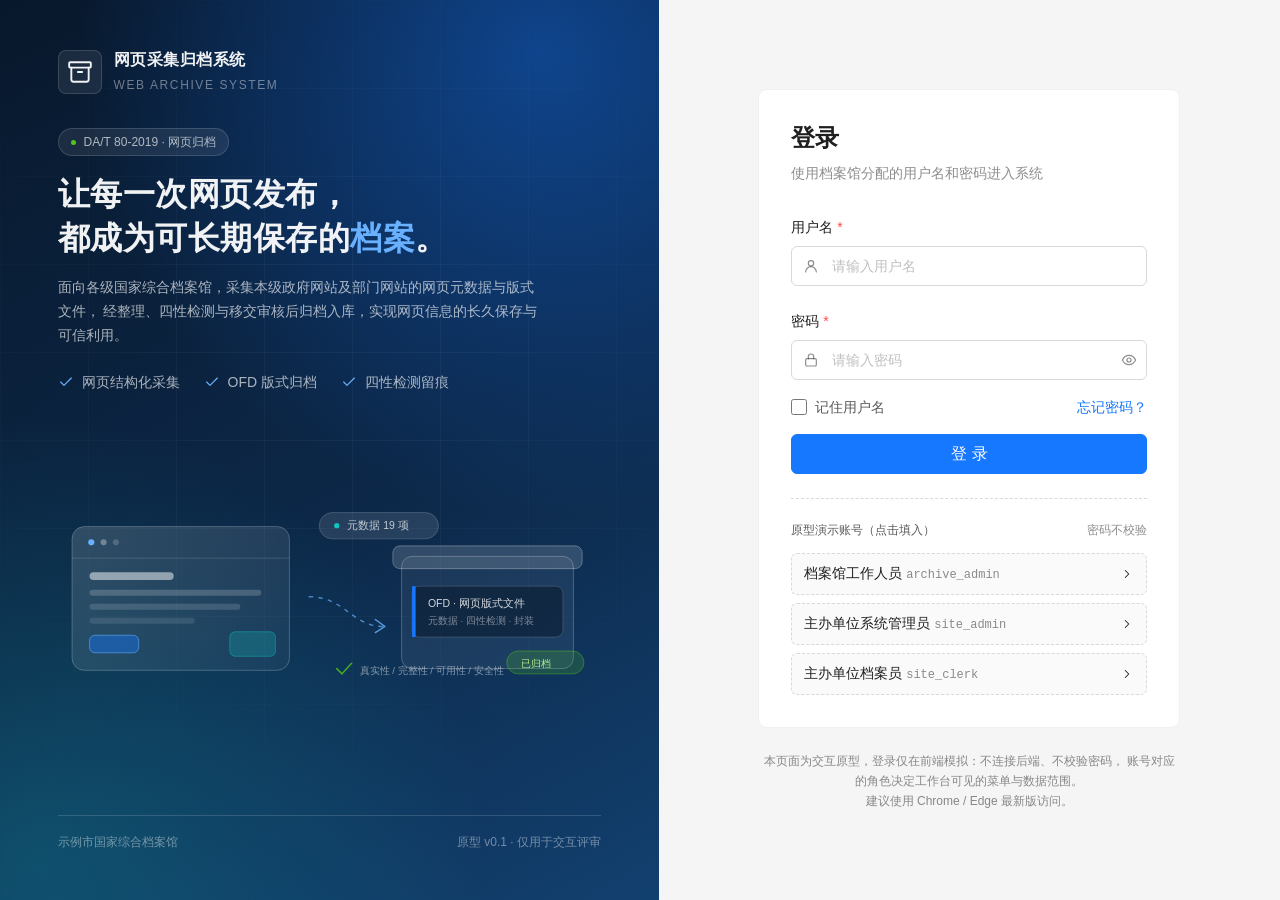
<file: index.html>
<!DOCTYPE html>
<html lang="zh-CN">
  <head>
    <meta charset="utf-8" />
    <meta name="viewport" content="width=device-width, initial-scale=1" />
    <title>登录 · 网页采集归档系统</title>
    <meta
      name="description"
      content="网页采集归档系统登录页原型（PROTOTYPE — 非生产实现）"
    />
    <link
      rel="icon"
      href="data:image/svg+xml,%3Csvg xmlns='http://www.w3.org/2000/svg' viewBox='0 0 24 24' fill='none' stroke='%231677ff' stroke-width='2' stroke-linecap='round' stroke-linejoin='round'%3E%3Crect x='2' y='3' width='20' height='5' rx='1'/%3E%3Cpath d='M4 8v11a2 2 0 0 0 2 2h12a2 2 0 0 0 2-2V8M10 12h4'/%3E%3C/svg%3E"
    />
    <link rel="stylesheet" href="assets/css/tokens.css" />
    <link rel="stylesheet" href="assets/css/base.css" />
    <link rel="stylesheet" href="assets/css/components.css" />
    <link rel="stylesheet" href="assets/css/layout.css" />
    <link rel="stylesheet" href="assets/css/pages.css" />
  </head>
  <body class="login-page">
    <svg width="0" height="0" style="position: absolute" aria-hidden="true" focusable="false">
      <defs>
        <symbol id="icon-archive" viewBox="0 0 24 24">
          <rect x="2" y="3" width="20" height="5" rx="1" />
          <path d="M4 8v11a2 2 0 0 0 2 2h12a2 2 0 0 0 2-2V8" />
          <path d="M10 12h4" />
        </symbol>
        <symbol id="icon-user" viewBox="0 0 24 24">
          <circle cx="12" cy="8" r="4" />
          <path d="M4 21a8 8 0 0 1 16 0" />
        </symbol>
        <symbol id="icon-lock" viewBox="0 0 24 24">
          <rect x="4" y="10" width="16" height="11" rx="2" />
          <path d="M8 10V7a4 4 0 1 1 8 0v3" />
        </symbol>
        <symbol id="icon-eye" viewBox="0 0 24 24">
          <path d="M2 12s3.5-7 10-7 10 7 10 7-3.5 7-10 7S2 12 2 12z" />
          <circle cx="12" cy="12" r="3" />
        </symbol>
        <symbol id="icon-eye-off" viewBox="0 0 24 24">
          <path d="m3 3 18 18" />
          <path d="M10.6 6.2A10.9 10.9 0 0 1 12 5c6.5 0 10 7 10 7a17 17 0 0 1-3 3.8" />
          <path d="M6.1 6.6A17 17 0 0 0 2 12s3.5 7 10 7a10.8 10.8 0 0 0 4.9-1.2" />
          <path d="M9.9 9.9a3 3 0 0 0 4.2 4.2" />
        </symbol>
        <symbol id="icon-check" viewBox="0 0 24 24">
          <path d="M20 6 9 17l-5-5" />
        </symbol>
        <symbol id="icon-shield-check" viewBox="0 0 24 24">
          <path d="m12 3 7 3v6c0 4.4-3 7.8-7 9-4-1.2-7-4.6-7-9V6l7-3z" />
          <path d="m9 12 2 2 4-4" />
        </symbol>
        <symbol id="icon-globe" viewBox="0 0 24 24">
          <circle cx="12" cy="12" r="9" />
          <path d="M3 12h18" />
          <path d="M12 3c5 5 5 13 0 18-5-5-5-13 0-18z" />
        </symbol>
        <symbol id="icon-database" viewBox="0 0 24 24">
          <ellipse cx="12" cy="5.5" rx="8" ry="3" />
          <path d="M4 5.5v13c0 1.7 3.6 3 8 3s8-1.3 8-3v-13" />
          <path d="M4 12c0 1.7 3.6 3 8 3s8-1.3 8-3" />
        </symbol>
        <symbol id="icon-chevron-right" viewBox="0 0 24 24">
          <path d="m9 6 6 6-6 6" />
        </symbol>
        <symbol id="icon-chevron-down" viewBox="0 0 24 24">
          <path d="m6 9 6 6 6-6" />
        </symbol>
        <symbol id="icon-alert-triangle" viewBox="0 0 24 24">
          <path d="M12 3 2.5 20h19L12 3z" />
          <path d="M12 9v5" />
          <path d="M12 17.2v.1" />
        </symbol>
        <symbol id="icon-info" viewBox="0 0 24 24">
          <circle cx="12" cy="12" r="9" />
          <path d="M12 11v6" />
          <path d="M12 7.5v.1" />
        </symbol>
        <symbol id="icon-refresh" viewBox="0 0 24 24">
          <path d="M21 12a9 9 0 1 1-3-6.7" />
          <path d="M21 3v6h-6" />
        </symbol>
      </defs>
    </svg>

    <main class="login-shell">
      <section class="login-brand" aria-labelledby="brandHeadline">
        <div class="brand-lockup">
          <span class="brand-mark" aria-hidden="true">
            <svg class="icon"><use href="#icon-archive" /></svg>
          </span>
          <span class="brand-name">
            <strong>网页采集归档系统</strong>
            <span>WEB ARCHIVE SYSTEM</span>
          </span>
        </div>

        <div class="brand-copy">
          <p class="brand-eyebrow">
            <span class="dot" aria-hidden="true"></span>
            DA/T 80-2019 · 网页归档
          </p>
          <h2 class="brand-headline" id="brandHeadline">
            让每一次网页发布，<br />都成为可长期保存的<em>档案</em>。
          </h2>
          <p class="brand-lead">
            面向各级国家综合档案馆，采集本级政府网站及部门网站的网页元数据与版式文件，
            经整理、四性检测与移交审核后归档入库，实现网页信息的长久保存与可信利用。
          </p>
          <ul class="brand-features">
            <li>
              <svg class="icon" aria-hidden="true"><use href="#icon-check" /></svg>
              网页结构化采集
            </li>
            <li>
              <svg class="icon" aria-hidden="true"><use href="#icon-check" /></svg>
              OFD 版式归档
            </li>
            <li>
              <svg class="icon" aria-hidden="true"><use href="#icon-check" /></svg>
              四性检测留痕
            </li>
          </ul>
        </div>

        <div class="brand-art" aria-hidden="true">
          <svg viewBox="0 0 620 280" role="img" aria-label="网页采集后经元数据封装与四性检测归档的示意">
            <defs>
              <linearGradient id="artPaper" x1="0" y1="0" x2="1" y2="1">
                <stop offset="0" stop-color="rgba(255,255,255,.15)" />
                <stop offset="1" stop-color="rgba(255,255,255,.04)" />
              </linearGradient>
            </defs>

            <g>
              <rect
                x="16"
                y="52"
                width="248"
                height="164"
                rx="14"
                fill="url(#artPaper)"
                stroke="rgba(255,255,255,.26)"
              />
              <path d="M16 88h248" stroke="rgba(255,255,255,.16)" />
              <circle cx="38" cy="70" r="3.5" fill="#69b1ff" />
              <circle cx="52" cy="70" r="3.5" fill="rgba(255,255,255,.32)" />
              <circle cx="66" cy="70" r="3.5" fill="rgba(255,255,255,.18)" />
              <rect x="36" y="104" width="96" height="9" rx="4.5" fill="rgba(255,255,255,.5)" />
              <rect x="36" y="124" width="196" height="7" rx="3.5" fill="rgba(255,255,255,.18)" />
              <rect x="36" y="140" width="172" height="7" rx="3.5" fill="rgba(255,255,255,.14)" />
              <rect x="36" y="156" width="120" height="7" rx="3.5" fill="rgba(255,255,255,.1)" />
              <rect
                x="36"
                y="176"
                width="56"
                height="20"
                rx="6"
                fill="rgba(22,119,255,.4)"
                stroke="rgba(105,177,255,.65)"
              />
              <rect
                x="196"
                y="172"
                width="52"
                height="28"
                rx="6"
                fill="rgba(19,194,194,.24)"
                stroke="rgba(19,194,194,.48)"
              />
            </g>

            <path
              d="M286 132c42 0 48 34 86 34"
              fill="none"
              stroke="rgba(105,177,255,.7)"
              stroke-width="1.6"
              stroke-dasharray="5 6"
            />
            <path
              d="m362 158 11 8-11 7"
              fill="none"
              stroke="rgba(105,177,255,.85)"
              stroke-width="1.6"
              stroke-linecap="round"
              stroke-linejoin="round"
            />

            <g>
              <rect
                x="392"
                y="86"
                width="196"
                height="128"
                rx="12"
                fill="rgba(255,255,255,.06)"
                stroke="rgba(255,255,255,.28)"
              />
              <rect
                x="382"
                y="74"
                width="216"
                height="26"
                rx="8"
                fill="rgba(255,255,255,.15)"
                stroke="rgba(255,255,255,.32)"
              />
              <rect
                x="404"
                y="120"
                width="172"
                height="58"
                rx="8"
                fill="rgba(8,24,44,.55)"
                stroke="rgba(255,255,255,.16)"
              />
              <rect x="404" y="120" width="4" height="58" fill="#1677ff" />
              <text x="422" y="144" fill="rgba(255,255,255,.82)" font-size="12">
                OFD · 网页版式文件
              </text>
              <text x="422" y="163" fill="rgba(255,255,255,.45)" font-size="11">
                元数据 · 四性检测 · 封装
              </text>
              <rect
                x="512"
                y="194"
                width="88"
                height="26"
                rx="13"
                fill="rgba(82,196,26,.2)"
                stroke="rgba(82,196,26,.5)"
              />
              <text x="528" y="212" fill="#b7eb8f" font-size="11">已归档</text>
            </g>

            <g>
              <rect
                x="298"
                y="36"
                width="136"
                height="30"
                rx="15"
                fill="rgba(255,255,255,.1)"
                stroke="rgba(255,255,255,.2)"
              />
              <circle cx="318" cy="51" r="3" fill="#13c2c2" />
              <text x="330" y="55" fill="rgba(255,255,255,.72)" font-size="12">
                元数据 19 项
              </text>
            </g>

            <path
              d="M318 214l6 6 11-12"
              fill="none"
              stroke="rgba(82,196,26,.8)"
              stroke-width="1.8"
              stroke-linecap="round"
              stroke-linejoin="round"
            />
            <text x="344" y="220" fill="rgba(255,255,255,.5)" font-size="11">
              真实性 / 完整性 / 可用性 / 安全性
            </text>
          </svg>
        </div>

        <div class="brand-foot">
          <span>示例市国家综合档案馆</span>
          <span>原型 v0.1 · 仅用于交互评审</span>
        </div>
      </section>

      <section class="login-panel" aria-labelledby="loginTitle">
        <div class="login-mobile-brand">
          <span class="brand-mark" aria-hidden="true">
            <svg class="icon"><use href="#icon-archive" /></svg>
          </span>
          <span class="brand-name">
            <strong>网页采集归档系统</strong>
            <span>WEB ARCHIVE SYSTEM</span>
          </span>
        </div>

        <div class="login-card">
          <h1 class="login-title" id="loginTitle">登录</h1>
          <p class="login-sub">使用档案馆分配的用户名和密码进入系统</p>

          <form class="login-form" id="loginForm" novalidate>
            <div class="field" id="usernameField">
              <label class="field-label" for="username">
                用户名 <span class="required" aria-hidden="true">*</span>
              </label>
              <div class="control control--icon">
                <svg class="icon control-icon" aria-hidden="true">
                  <use href="#icon-user" />
                </svg>
                <input
                  class="input input--lg"
                  id="username"
                  name="username"
                  type="text"
                  autocomplete="username"
                  spellcheck="false"
                  placeholder="请输入用户名"
                  aria-required="true"
                  aria-describedby="usernameError"
                />
              </div>
              <p class="field-error" id="usernameError" hidden>
                <svg class="icon icon--sm" aria-hidden="true">
                  <use href="#icon-alert-triangle" />
                </svg>
                请输入用户名
              </p>
            </div>

            <div class="field" id="passwordField">
              <label class="field-label" for="password">
                密码 <span class="required" aria-hidden="true">*</span>
              </label>
              <div class="control control--icon control--action">
                <svg class="icon control-icon" aria-hidden="true">
                  <use href="#icon-lock" />
                </svg>
                <input
                  class="input input--lg"
                  id="password"
                  name="password"
                  type="password"
                  autocomplete="current-password"
                  placeholder="请输入密码"
                  aria-required="true"
                  aria-describedby="passwordError"
                />
                <button
                  type="button"
                  class="control-action"
                  id="togglePassword"
                  aria-label="显示密码"
                  aria-pressed="false"
                >
                  <svg class="icon" aria-hidden="true">
                    <use href="#icon-eye" id="passwordIcon" />
                  </svg>
                </button>
              </div>
              <p class="field-error" id="passwordError" hidden>
                <svg class="icon icon--sm" aria-hidden="true">
                  <use href="#icon-alert-triangle" />
                </svg>
                请输入密码
              </p>
            </div>

            <div class="login-row">
              <label class="checkbox">
                <input type="checkbox" id="remember" />
                <span>记住用户名</span>
              </label>
              <a href="#forgot" id="forgotLink">忘记密码？</a>
            </div>

            <p class="login-hint" id="loginHint" role="alert" hidden>
              <svg class="icon icon--sm" aria-hidden="true">
                <use href="#icon-alert-triangle" />
              </svg>
              <span id="loginHintText">请输入用户名和密码后再登录。</span>
            </p>

            <button
              class="btn btn--primary btn--lg btn--block login-submit"
              type="submit"
              id="loginSubmit"
            >
              <svg class="icon" id="loginSpinner" aria-hidden="true" hidden>
                <use href="#icon-refresh" />
              </svg>
              <span id="loginSubmitText">登 录</span>
            </button>
          </form>

          <div class="demo-box">
            <div class="demo-box-head">
              <span>原型演示账号（点击填入）</span>
              <span>密码不校验</span>
            </div>
            <div class="demo-accounts">
              <button
                type="button"
                class="demo-account"
                data-account="archive_admin"
                data-password="Archive@2026"
              >
                <span>
                  <span class="demo-account-role">档案馆工作人员</span>
                  <span class="demo-account-name">archive_admin</span>
                </span>
                <svg class="icon icon--sm" aria-hidden="true">
                  <use href="#icon-chevron-right" />
                </svg>
              </button>
              <button
                type="button"
                class="demo-account"
                data-account="site_admin"
                data-password="Site@2026"
              >
                <span>
                  <span class="demo-account-role">主办单位系统管理员</span>
                  <span class="demo-account-name">site_admin</span>
                </span>
                <svg class="icon icon--sm" aria-hidden="true">
                  <use href="#icon-chevron-right" />
                </svg>
              </button>
              <button
                type="button"
                class="demo-account"
                data-account="site_clerk"
                data-password="Clerk@2026"
              >
                <span>
                  <span class="demo-account-role">主办单位档案员</span>
                  <span class="demo-account-name">site_clerk</span>
                </span>
                <svg class="icon icon--sm" aria-hidden="true">
                  <use href="#icon-chevron-right" />
                </svg>
              </button>
            </div>
          </div>
        </div>

        <p class="login-foot">
          本页面为交互原型，登录仅在前端模拟：不连接后端、不校验密码，
          账号对应的角色决定工作台可见的菜单与数据范围。<br />
          建议使用 Chrome / Edge 最新版访问。
        </p>
      </section>
    </main>

    <div class="toast-stack" id="toastStack" aria-live="polite"></div>

    <script src="assets/js/data.js" defer></script>
    <script src="assets/js/login.js" defer></script>
  </body>
</html>
</file>
<file: assets/css/tokens.css>
/* ==========================================================================
   Design tokens — 值对齐 Ant Design 规范（见 skill references/ant-design-spec.md）
   页面里不允许再出现硬编码色值，一律引用这里的变量。
   ========================================================================== */
:root {
  color-scheme: light;

  /* ---------- 主色与交互 ---------- */
  --color-primary: #1677ff;
  --color-primary-hover: #4096ff;
  --color-primary-active: #0958d9;
  --color-primary-bg: #e6f4ff;
  --color-primary-border: #91caff;
  --color-primary-glow: rgba(22, 119, 255, 0.12);

  /* ---------- 语义色 ---------- */
  --color-success: #52c41a;
  --color-success-bg: #f6ffed;
  --color-success-border: #b7eb8f;
  --color-warning: #faad14;
  --color-warning-bg: #fffbe6;
  --color-warning-border: #ffe58f;
  --color-error: #ff4d4f;
  --color-error-bg: #fff2f0;
  --color-error-border: #ffccc7;
  --color-error-glow: rgba(255, 77, 79, 0.18);

  /* ---------- 浅色底（图标容器 / 标签） ---------- */
  --tint-blue: #1677ff;
  --tint-blue-bg: #e6f4ff;
  --tint-cyan: #13c2c2;
  --tint-cyan-bg: #e6fffb;
  --tint-purple: #722ed1;
  --tint-purple-bg: #f9f0ff;
  --tint-green: #52c41a;
  --tint-green-bg: #f6ffed;

  /* ---------- 文字 ---------- */
  --color-text: rgba(0, 0, 0, 0.88);
  --color-text-secondary: rgba(0, 0, 0, 0.65);
  --color-text-tertiary: rgba(0, 0, 0, 0.45);
  --color-text-disabled: rgba(0, 0, 0, 0.25);

  /* ---------- 表面与描边 ---------- */
  --color-surface: #ffffff;
  --color-surface-container: #fafafa;
  --color-layout: #f5f5f5;
  --color-border: #d9d9d9;
  --color-split: #f0f0f0;
  --color-mask: rgba(0, 0, 0, 0.45);

  /* ---------- 登录页品牌深色面板 ---------- */
  --brand-ink: #08182c;
  --brand-ink-2: #0c2747;
  --brand-ink-3: #12406f;
  --brand-on-ink: rgba(255, 255, 255, 0.94);
  --brand-on-ink-soft: rgba(255, 255, 255, 0.66);
  --brand-on-ink-faint: rgba(255, 255, 255, 0.42);
  --brand-line: rgba(255, 255, 255, 0.14);
  --brand-surface: rgba(255, 255, 255, 0.08);
  --brand-glow-primary: rgba(22, 119, 255, 0.42);
  --brand-glow-cyan: rgba(19, 194, 194, 0.22);
  --brand-emphasis: #69b1ff;

  /* ---------- 图表 tooltip ---------- */
  --color-tooltip-bg: rgba(0, 0, 0, 0.86);
  --color-tooltip-text: #ffffff;
  --color-tooltip-muted: rgba(255, 255, 255, 0.72);

  /* ---------- 图表（AntD 预设色板） ---------- */
  --chart-1: #1677ff;
  --chart-2: #13c2c2;
  --chart-3: #722ed1;
  --chart-4: #faad14;
  --chart-5: #52c41a;
  --chart-6: #eb2f96;
  --chart-collect: var(--chart-1);
  --chart-archive: var(--chart-2);
  --chart-grid: #f0f0f0;
  --chart-axis-text: rgba(0, 0, 0, 0.45);
  --chart-empty-fill: #fafafa;

  /* ---------- 字体 ---------- */
  --font-family: -apple-system, BlinkMacSystemFont, "Segoe UI", Roboto,
    "Helvetica Neue", Arial, "Noto Sans", "PingFang SC", "Hiragino Sans GB",
    "Microsoft YaHei", sans-serif;
  --font-family-mono: SFMono-Regular, Consolas, "Liberation Mono", Menlo,
    Courier, monospace;

  --font-size-body: 14px;
  --line-height-body: 22px;
  --font-size-caption: 12px;
  --line-height-caption: 20px;
  --font-size-section: 16px;
  --line-height-section: 24px;
  --font-size-page-title: 20px;
  --line-height-page-title: 28px;
  --font-size-title-lg: 24px;
  --line-height-title-lg: 32px;
  --font-size-display: 32px;
  --line-height-display: 44px;
  --font-size-stat: 30px;
  --line-height-stat: 38px;

  /* ---------- 间距（4px 网格） ---------- */
  --space-1: 4px;
  --space-2: 8px;
  --space-3: 12px;
  --space-4: 16px;
  --space-5: 20px;
  --space-6: 24px;
  --space-7: 32px;
  --space-8: 48px;

  /* ---------- 圆角 ---------- */
  --radius-sm: 4px;
  --radius: 6px;
  --radius-lg: 8px;
  --radius-pill: 9999px;

  /* ---------- 阴影 ---------- */
  --shadow-card: 0 0 0 1px var(--color-split);
  --shadow-float: 0 1px 2px rgba(0, 0, 0, 0.05),
    0 1px 6px -1px rgba(0, 0, 0, 0.03), 0 2px 4px rgba(0, 0, 0, 0.03);
  --shadow-overlay: 0 6px 16px rgba(0, 0, 0, 0.08),
    0 3px 6px -4px rgba(0, 0, 0, 0.12), 0 9px 28px 8px rgba(0, 0, 0, 0.05);

  /* ---------- 动效 ---------- */
  --motion-fast: 0.1s;
  --motion-base: 0.2s;
  --motion-slow: 0.3s;
  --motion-ease: ease-out;
  --motion-ease-in-out: ease-in-out;

  /* ---------- 布局 ---------- */
  --layout-sider-width: 232px;
  --layout-header-height: 64px;
  --layout-page-padding: var(--space-2);
  --layout-content-max: none;
}

@media (prefers-reduced-motion: reduce) {
  *,
  *::before,
  *::after {
    animation-duration: 0.01ms !important;
    animation-iteration-count: 1 !important;
    transition-duration: 0.01ms !important;
    scroll-behavior: auto !important;
  }
}
</file>
<file: assets/css/base.css>
/* ==========================================================================
   Base — reset、排版、焦点、公共辅助类
   ========================================================================== */
*,
*::before,
*::after {
  box-sizing: border-box;
}

html {
  -webkit-text-size-adjust: 100%;
  text-size-adjust: 100%;
}

body {
  margin: 0;
  min-height: 100vh;
  font-family: var(--font-family);
  font-size: var(--font-size-body);
  line-height: var(--line-height-body);
  color: var(--color-text);
  background: var(--color-layout);
  -webkit-font-smoothing: antialiased;
  -moz-osx-font-smoothing: grayscale;
}

h1,
h2,
h3,
h4,
h5,
h6,
p,
figure,
ul,
ol,
dl,
dd {
  margin: 0;
}

ul,
ol {
  padding: 0;
  list-style: none;
}

h1 {
  font-size: var(--font-size-page-title);
  line-height: var(--line-height-page-title);
  font-weight: 600;
}

h2 {
  font-size: var(--font-size-section);
  line-height: var(--line-height-section);
  font-weight: 600;
}

h3 {
  font-size: var(--font-size-body);
  line-height: var(--line-height-body);
  font-weight: 600;
}

a {
  color: var(--color-primary);
  text-decoration: none;
  transition: color var(--motion-fast) var(--motion-ease);
}

a:hover {
  color: var(--color-primary-hover);
}

a:active {
  color: var(--color-primary-active);
}

button,
input,
select,
textarea {
  font: inherit;
  color: inherit;
}

button {
  cursor: pointer;
}

button:disabled,
input:disabled,
select:disabled {
  cursor: not-allowed;
}

img,
svg {
  display: block;
}

/* 可见焦点环：键盘操作必须能看见 */
:focus-visible {
  outline: 2px solid var(--color-primary);
  outline-offset: 2px;
}

::selection {
  background: var(--color-primary-bg);
  color: var(--color-text);
}

/* 图标统一走 currentColor，尺寸由 .icon--* 控制 */
.icon {
  width: 16px;
  height: 16px;
  flex: none;
  fill: none;
  stroke: currentColor;
  stroke-width: 1.75;
  stroke-linecap: round;
  stroke-linejoin: round;
  pointer-events: none;
}

.icon--sm {
  width: 14px;
  height: 14px;
}

.icon--lg {
  width: 20px;
  height: 20px;
}

.icon--xl {
  width: 24px;
  height: 24px;
}

.visually-hidden {
  position: absolute !important;
  width: 1px;
  height: 1px;
  padding: 0;
  margin: -1px;
  overflow: hidden;
  clip: rect(0 0 0 0);
  clip-path: inset(50%);
  white-space: nowrap;
  border: 0;
}

.skip-link {
  position: absolute;
  top: -100px;
  left: var(--space-4);
  z-index: 1000;
  padding: var(--space-2) var(--space-4);
  border-radius: var(--radius);
  background: var(--color-surface);
  box-shadow: var(--shadow-overlay);
}

.skip-link:focus {
  top: var(--space-2);
}

.text-secondary {
  color: var(--color-text-secondary);
}

.text-tertiary {
  color: var(--color-text-tertiary);
}

.nowrap {
  white-space: nowrap;
}

.tabular {
  font-variant-numeric: tabular-nums;
  font-feature-settings: "tnum";
}

[hidden] {
  display: none !important;
}
</file>
<file: assets/css/components.css>
/* ==========================================================================
   Components — 按钮、表单、卡片、下拉、提示、空态等通用件
   形态对齐 NG-ZORRO / Ant Design：控件 32 高、6px 圆角、正文 14px。
   ========================================================================== */

/* ---------- Button ---------- */
.btn {
  display: inline-flex;
  align-items: center;
  justify-content: center;
  gap: var(--space-2);
  height: 32px;
  padding: 0 15px;
  border: 1px solid var(--color-border);
  border-radius: var(--radius);
  background: var(--color-surface);
  color: var(--color-text);
  font-size: var(--font-size-body);
  line-height: 1;
  white-space: nowrap;
  text-decoration: none;
  transition: color var(--motion-fast) var(--motion-ease),
    border-color var(--motion-fast) var(--motion-ease),
    background-color var(--motion-fast) var(--motion-ease);
}

.btn:hover {
  color: var(--color-primary-hover);
  border-color: var(--color-primary-hover);
}

.btn:active {
  color: var(--color-primary-active);
  border-color: var(--color-primary-active);
}

.btn--primary {
  background: var(--color-primary);
  border-color: var(--color-primary);
  color: var(--color-surface);
}

.btn--primary:hover,
.btn--primary:active {
  color: var(--color-surface);
  background: var(--color-primary-hover);
  border-color: var(--color-primary-hover);
}

.btn--primary:active {
  background: var(--color-primary-active);
  border-color: var(--color-primary-active);
}

.btn--text {
  padding: 0 var(--space-2);
  border-color: transparent;
  background: transparent;
  color: var(--color-text-secondary);
}

.btn--text:hover {
  color: var(--color-primary-hover);
  border-color: transparent;
  background: var(--color-primary-bg);
}

.btn--link {
  height: auto;
  padding: 0;
  border: 0;
  background: none;
  color: var(--color-primary);
}

.btn--link:hover {
  color: var(--color-primary-hover);
}

.btn--danger {
  color: var(--color-error);
  border-color: var(--color-error-border);
}

.btn--danger:hover {
  color: var(--color-error);
  border-color: var(--color-error);
  background: var(--color-error-bg);
}

.btn--block {
  width: 100%;
}

.btn--lg {
  height: 40px;
  padding: 0 var(--space-6);
  font-size: var(--font-size-section);
}

.btn--sm {
  height: 28px;
  padding: 0 var(--space-3);
  font-size: var(--font-size-caption);
}

.btn[disabled],
.btn[aria-disabled="true"] {
  opacity: 0.55;
  color: var(--color-text-disabled);
  border-color: var(--color-border);
  background: var(--color-surface-container);
  pointer-events: none;
}

.btn.is-loading {
  pointer-events: none;
}

.btn.is-loading .icon {
  animation: proto-spin 0.8s linear infinite;
}

@keyframes proto-spin {
  to {
    transform: rotate(360deg);
  }
}

/* ---------- Form ---------- */
.field {
  display: flex;
  flex-direction: column;
  gap: var(--space-2);
}

.field-label {
  display: inline-flex;
  align-items: center;
  gap: var(--space-1);
  font-size: var(--font-size-body);
  color: var(--color-text);
}

.field-label .required {
  color: var(--color-error);
}

.field-help {
  margin: 0;
  font-size: var(--font-size-caption);
  line-height: var(--line-height-caption);
  color: var(--color-text-tertiary);
}

.field-error {
  display: flex;
  align-items: flex-start;
  gap: var(--space-1);
  margin: 0;
  font-size: var(--font-size-caption);
  line-height: var(--line-height-caption);
  color: var(--color-error);
}

.field-error .icon {
  margin-top: 2px;
}

.control {
  position: relative;
  display: flex;
  align-items: center;
}

.control-icon {
  position: absolute;
  left: 12px;
  color: var(--color-text-tertiary);
  pointer-events: none;
}

.control--icon .input {
  padding-left: 38px;
}

.control--action .input {
  padding-right: 40px;
}

.control-action {
  position: absolute;
  right: 4px;
  display: grid;
  place-items: center;
  width: 28px;
  height: 28px;
  border: 0;
  border-radius: var(--radius-sm);
  background: transparent;
  color: var(--color-text-tertiary);
}

.control-action:hover {
  color: var(--color-text-secondary);
  background: var(--color-surface-container);
}

.input {
  width: 100%;
  height: 32px;
  padding: 0 11px;
  border: 1px solid var(--color-border);
  border-radius: var(--radius);
  background: var(--color-surface);
  color: var(--color-text);
  font-size: var(--font-size-body);
  transition: border-color var(--motion-fast) var(--motion-ease),
    box-shadow var(--motion-fast) var(--motion-ease);
}

.input::placeholder {
  color: var(--color-text-disabled);
}

.input:hover {
  border-color: var(--color-primary-hover);
}

.input:disabled,
.select:disabled {
  color: var(--color-text-disabled);
  border-color: var(--color-border);
  background: var(--color-surface-container);
  cursor: not-allowed;
}

.input:focus {
  outline: none;
  border-color: var(--color-primary);
  box-shadow: 0 0 0 2px var(--color-primary-glow);
}

.input--lg {
  height: 40px;
  padding: 0 var(--space-3);
}

.control--icon .input--lg {
  padding-left: 40px;
}

.field--error .input {
  border-color: var(--color-error);
}

.field--error .input:focus {
  box-shadow: 0 0 0 2px var(--color-error-glow);
}

.checkbox {
  display: inline-flex;
  align-items: center;
  gap: var(--space-2);
  font-size: var(--font-size-body);
  color: var(--color-text-secondary);
  cursor: pointer;
  user-select: none;
}

.checkbox input[type="checkbox"] {
  width: 16px;
  height: 16px;
  margin: 0;
  accent-color: var(--color-primary);
}

.select-wrap {
  position: relative;
  display: inline-flex;
  align-items: center;
}

.select {
  height: 32px;
  padding: 0 28px 0 11px;
  border: 1px solid var(--color-border);
  border-radius: var(--radius);
  background: var(--color-surface);
  color: var(--color-text);
  font-size: var(--font-size-body);
  appearance: none;
  -webkit-appearance: none;
  cursor: pointer;
  transition: border-color var(--motion-fast) var(--motion-ease),
    box-shadow var(--motion-fast) var(--motion-ease);
}

.select:hover {
  border-color: var(--color-primary-hover);
}

.select:focus {
  outline: none;
  border-color: var(--color-primary);
  box-shadow: 0 0 0 2px var(--color-primary-glow);
}

.select-wrap > .icon {
  position: absolute;
  right: 9px;
  color: var(--color-text-tertiary);
  pointer-events: none;
}

/* ---------- Card ---------- */
.card {
  background: var(--color-surface);
  border-radius: var(--radius-lg);
  box-shadow: var(--shadow-card);
  padding: var(--space-6);
}

.card-head {
  display: flex;
  align-items: flex-start;
  justify-content: space-between;
  gap: var(--space-4);
  margin-bottom: var(--space-4);
}

.card-head h2 {
  font-size: var(--font-size-section);
  line-height: var(--line-height-section);
}

.card-head p {
  margin-top: var(--space-1);
  font-size: var(--font-size-caption);
  line-height: var(--line-height-caption);
  color: var(--color-text-tertiary);
}

/* ---------- Segmented ---------- */
.segmented {
  display: inline-flex;
  gap: 2px;
  padding: 2px;
  border: 1px solid var(--color-split);
  border-radius: var(--radius);
  background: var(--color-surface-container);
}

.segmented button {
  height: 28px;
  padding: 0 var(--space-3);
  border: 0;
  border-radius: var(--radius-sm);
  background: transparent;
  color: var(--color-text-secondary);
  font-size: var(--font-size-body);
  white-space: nowrap;
}

.segmented button:hover {
  color: var(--color-text);
}

.segmented button[aria-selected="true"] {
  background: var(--color-surface);
  color: var(--color-text);
  font-weight: 600;
  box-shadow: var(--shadow-float);
}

/* ---------- Legend ---------- */
.legend {
  display: flex;
  flex-wrap: wrap;
  align-items: center;
  gap: var(--space-2) var(--space-4);
  margin-bottom: var(--space-3);
  font-size: var(--font-size-caption);
  line-height: var(--line-height-caption);
  color: var(--color-text-secondary);
}

.legend-item {
  display: inline-flex;
  align-items: center;
  gap: var(--space-2);
}

.legend-dot {
  width: 8px;
  height: 8px;
  border-radius: 2px;
  background: var(--legend-color, var(--color-primary));
}

.legend-value {
  color: var(--color-text-tertiary);
  font-variant-numeric: tabular-nums;
}

/* ---------- Progress ---------- */
.progress {
  height: 8px;
  border-radius: var(--radius-pill);
  background: var(--color-split);
  overflow: hidden;
}

.progress > span {
  display: block;
  height: 100%;
  border-radius: inherit;
  background: var(--color-primary);
  transition: width var(--motion-slow) var(--motion-ease);
}

.progress--success > span {
  background: var(--color-success);
}

/* ---------- Avatar / Badge / Pill ---------- */
.avatar {
  display: grid;
  place-items: center;
  width: 32px;
  height: 32px;
  border-radius: 50%;
  background: var(--color-primary-bg);
  color: var(--color-primary);
  font-size: var(--font-size-body);
  font-weight: 600;
  flex: none;
}

.badge {
  position: absolute;
  top: 2px;
  right: 2px;
  min-width: 16px;
  height: 16px;
  padding: 0 4px;
  border-radius: var(--radius-pill);
  background: var(--color-error);
  color: var(--color-surface);
  font-size: 12px;
  line-height: 16px;
  text-align: center;
  font-variant-numeric: tabular-nums;
}

.pill {
  display: inline-flex;
  align-items: center;
  gap: var(--space-1);
  height: 22px;
  padding: 0 var(--space-2);
  border-radius: var(--radius-sm);
  background: var(--color-primary-bg);
  color: var(--color-primary);
  font-size: var(--font-size-caption);
  line-height: 22px;
  white-space: nowrap;
}

.pill--neutral {
  background: var(--color-surface-container);
  color: var(--color-text-secondary);
}

.pill--success {
  background: var(--color-success-bg);
  color: var(--color-success);
}

.pill--muted {
  background: var(--color-surface-container);
  color: var(--color-text-tertiary);
}

/* ---------- Dropdown ---------- */
.dropdown {
  position: relative;
}

.dropdown-panel {
  position: absolute;
  right: 0;
  top: calc(100% + var(--space-2));
  z-index: 60;
  min-width: 240px;
  padding: var(--space-2);
  border-radius: var(--radius-lg);
  background: var(--color-surface);
  box-shadow: var(--shadow-overlay);
  animation: dropdown-in var(--motion-base) var(--motion-ease);
}

.dropdown-panel--wide {
  min-width: 320px;
}

@keyframes dropdown-in {
  from {
    opacity: 0;
    transform: translateY(-4px);
  }
  to {
    opacity: 1;
    transform: translateY(0);
  }
}

.dropdown-title {
  display: flex;
  align-items: center;
  justify-content: space-between;
  padding: var(--space-2) var(--space-3);
  font-size: var(--font-size-caption);
  color: var(--color-text-tertiary);
}

.dropdown-item {
  display: flex;
  align-items: center;
  gap: var(--space-2);
  width: 100%;
  min-height: 36px;
  padding: var(--space-2) var(--space-3);
  border: 0;
  border-radius: var(--radius-sm);
  background: transparent;
  color: var(--color-text);
  font-size: var(--font-size-body);
  text-align: left;
}

.dropdown-item:hover {
  background: var(--color-surface-container);
}

.dropdown-item .icon {
  color: var(--color-text-tertiary);
}

.dropdown-item[aria-disabled="true"] {
  color: var(--color-text-disabled);
  cursor: not-allowed;
}

.dropdown-item[aria-disabled="true"]:hover {
  background: transparent;
}

.dropdown-divider {
  height: 1px;
  margin: var(--space-1) 0;
  background: var(--color-split);
}

.notice-item {
  display: flex;
  gap: var(--space-3);
  padding: var(--space-2) var(--space-3);
  border-radius: var(--radius-sm);
}

.notice-item:hover {
  background: var(--color-surface-container);
}

.notice-item .icon {
  margin-top: 2px;
  color: var(--color-primary);
}

.notice-item strong {
  display: block;
  font-size: var(--font-size-body);
  font-weight: 400;
  color: var(--color-text);
}

.notice-item span {
  font-size: var(--font-size-caption);
  color: var(--color-text-tertiary);
}

/* ---------- Empty state ---------- */
.empty {
  display: flex;
  flex-direction: column;
  align-items: center;
  padding: var(--space-7) var(--space-4);
  text-align: center;
}

.empty-art {
  width: 168px;
  height: auto;
  margin-bottom: var(--space-6);
  color: var(--color-text-disabled);
}

.empty h2 {
  font-size: var(--font-size-section);
}

.empty p {
  max-width: 460px;
  margin-top: var(--space-2);
  color: var(--color-text-tertiary);
}

.empty-actions {
  display: flex;
  flex-wrap: wrap;
  justify-content: center;
  gap: var(--space-2);
  margin-top: var(--space-6);
}

/* ---------- Data table ---------- */
.table-wrap {
  width: 100%;
  overflow-x: auto;
  -webkit-overflow-scrolling: touch;
}

.data-table {
  width: 100%;
  border-collapse: collapse;
  color: var(--color-text);
  font-size: var(--font-size-body);
  line-height: var(--line-height-body);
}

.data-table th {
  padding: 12px 16px;
  border-bottom: 1px solid var(--color-split);
  background: var(--color-surface-container);
  color: var(--color-text-secondary);
  font-weight: 600;
  text-align: left;
  white-space: nowrap;
}

.data-table td {
  padding: 11px 16px;
  border-bottom: 1px solid var(--color-split);
  vertical-align: middle;
}

.data-table tbody tr {
  transition: background-color var(--motion-fast) var(--motion-ease);
}

.data-table tbody tr:hover {
  background: var(--color-surface-container);
}

.data-table tbody tr.is-selected {
  background: var(--color-primary-bg);
}

.data-table tbody tr:last-child td {
  border-bottom: 0;
}

.data-table .cell-check {
  width: 48px;
  padding-right: 0;
}

.data-table .cell-index {
  width: 64px;
  color: var(--color-text-secondary);
  font-variant-numeric: tabular-nums;
}

.data-table .cell-type {
  white-space: nowrap;
  color: var(--color-text-secondary);
}

.data-table .cell-key {
  color: var(--color-text-secondary);
  font-family: var(--font-family-mono);
  font-size: 13px;
  white-space: nowrap;
}

.data-table .cell-value {
  min-width: 220px;
}

.data-table .input,
.data-table .select {
  width: 100%;
  min-width: 180px;
}

.data-table .select-wrap {
  display: flex;
  width: 100%;
}

.data-table .input.is-invalid,
.data-table .select.is-invalid {
  border-color: var(--color-error);
  box-shadow: 0 0 0 2px var(--color-error-glow);
}

.row-check {
  display: inline-flex;
  align-items: center;
  justify-content: center;
  margin: -4px;
  padding: 4px;
  border-radius: var(--radius-sm);
  cursor: pointer;
}

.row-check input[type="checkbox"] {
  width: 16px;
  height: 16px;
  margin: 0;
  accent-color: var(--color-primary);
  cursor: pointer;
}

.row-check input[type="checkbox"]:disabled {
  cursor: not-allowed;
  opacity: 0.45;
}

.param-value {
  display: inline-block;
  padding: 1px 0;
  word-break: break-word;
}

.param-value--path {
  color: var(--color-text-secondary);
  font-family: var(--font-family-mono);
  font-size: 13px;
}

.cell-error {
  display: block;
  margin-top: var(--space-1);
  color: var(--color-error);
  font-size: var(--font-size-caption);
  line-height: var(--line-height-caption);
}

/* ---------- Icon button ---------- */
.icon-btn {
  display: inline-flex;
  align-items: center;
  justify-content: center;
  width: 32px;
  height: 32px;
  border: 1px solid transparent;
  border-radius: var(--radius);
  background: transparent;
  color: var(--color-text-secondary);
  cursor: pointer;
  transition: color var(--motion-fast) var(--motion-ease),
    background-color var(--motion-fast) var(--motion-ease);
}

.icon-btn:hover {
  background: var(--color-surface-container);
  color: var(--color-text);
}

.icon-btn:disabled {
  color: var(--color-text-disabled);
  background: transparent;
  cursor: not-allowed;
}

/* ---------- Toast ---------- */
.toast-stack {
  position: fixed;
  top: var(--space-4);
  left: 50%;
  z-index: 200;
  display: flex;
  flex-direction: column;
  align-items: center;
  gap: var(--space-2);
  transform: translateX(-50%);
  pointer-events: none;
}

.toast {
  display: flex;
  align-items: center;
  gap: var(--space-2);
  max-width: min(560px, 92vw);
  padding: var(--space-2) var(--space-4);
  border-radius: var(--radius-lg);
  background: var(--color-surface);
  box-shadow: var(--shadow-overlay);
  color: var(--color-text);
  font-size: var(--font-size-body);
  animation: toast-in var(--motion-base) var(--motion-ease);
  pointer-events: auto;
}

.toast > .icon {
  color: var(--color-success);
}

.toast--info > .icon {
  color: var(--color-primary);
}

.toast--warning > .icon {
  color: var(--color-warning);
}

@keyframes toast-in {
  from {
    opacity: 0;
    transform: translateY(-8px);
  }
  to {
    opacity: 1;
    transform: translateY(0);
  }
}

/* ---------- Chart tooltip ---------- */
.chart-tooltip {
  position: fixed;
  z-index: 300;
  max-width: 280px;
  padding: var(--space-2) var(--space-3);
  border-radius: var(--radius);
  background: var(--color-tooltip-bg);
  color: var(--color-tooltip-text);
  font-size: var(--font-size-caption);
  line-height: var(--line-height-caption);
  box-shadow: var(--shadow-overlay);
  pointer-events: none;
}

.chart-tooltip strong {
  display: block;
  font-size: var(--font-size-body);
  font-weight: 600;
  margin-bottom: 2px;
}

.chart-tooltip span {
  display: block;
  color: var(--color-tooltip-muted);
  font-variant-numeric: tabular-nums;
}

.switch {
  position: relative;
  display: inline-flex;
  width: 36px;
  height: 20px;
  padding: 0;
  border: 0;
  border-radius: var(--radius-pill);
  background: var(--color-text-disabled);
  cursor: pointer;
  vertical-align: middle;
  transition: background var(--motion-fast) var(--motion-ease);
}

.switch span {
  position: absolute;
  top: 2px;
  left: 2px;
  width: 16px;
  height: 16px;
  border-radius: 50%;
  background: var(--color-surface);
  box-shadow: 0 1px 2px rgba(0, 0, 0, 0.2);
  transition: transform var(--motion-fast) var(--motion-ease);
}

.switch[aria-checked="true"] {
  background: var(--color-primary);
}

.switch[aria-checked="true"] span {
  transform: translateX(16px);
}

.switch:focus-visible {
  outline: 2px solid var(--color-primary);
  outline-offset: 2px;
}
</file>
<file: assets/css/layout.css>
/* ==========================================================================
   Layout — 登录页、应用壳（侧栏 / 顶栏 / 内容区）
   ========================================================================== */

/* ==========================================================================
   登录页
   ========================================================================== */
.login-page {
  min-height: 100vh;
  background: var(--color-layout);
}

.login-shell {
  display: grid;
  grid-template-columns: minmax(0, 1.06fr) minmax(0, 1fr);
  min-height: 100vh;
}

.login-brand {
  position: relative;
  display: flex;
  flex-direction: column;
  gap: var(--space-7);
  padding: var(--space-8) clamp(32px, 4.5vw, 72px);
  overflow: hidden;
  background: linear-gradient(
    152deg,
    var(--brand-ink) 0%,
    var(--brand-ink-2) 54%,
    var(--brand-ink-3) 100%
  );
  color: var(--brand-on-ink);
  isolation: isolate;
}

.login-brand::before {
  content: "";
  position: absolute;
  inset: 0;
  z-index: -2;
  background: radial-gradient(
      circle at 82% 6%,
      var(--brand-glow-primary),
      transparent 46%
    ),
    radial-gradient(
      circle at 6% 96%,
      var(--brand-glow-cyan),
      transparent 42%
    );
  pointer-events: none;
}

.login-brand::after {
  content: "";
  position: absolute;
  inset: 0;
  z-index: -1;
  background-image: linear-gradient(
      to right,
      var(--brand-line) 1px,
      transparent 1px
    ),
    linear-gradient(to bottom, var(--brand-line) 1px, transparent 1px);
  background-size: 88px 88px;
  opacity: 0.28;
  mask-image: radial-gradient(circle at 50% 40%, #000 20%, transparent 74%);
  -webkit-mask-image: radial-gradient(
    circle at 50% 40%,
    #000 20%,
    transparent 74%
  );
  pointer-events: none;
}

.brand-lockup {
  display: flex;
  align-items: center;
  gap: var(--space-3);
}

.brand-mark {
  display: grid;
  place-items: center;
  width: 44px;
  height: 44px;
  border-radius: var(--radius-lg);
  background: var(--brand-surface);
  border: 1px solid var(--brand-line);
  color: var(--brand-on-ink);
  backdrop-filter: blur(2px);
}

.brand-mark .icon {
  width: 26px;
  height: 26px;
}

.brand-name {
  display: flex;
  flex-direction: column;
  gap: 2px;
}

.brand-name strong {
  font-size: var(--font-size-section);
  line-height: var(--line-height-section);
  font-weight: 600;
  letter-spacing: 0.5px;
}

.brand-name span {
  font-size: var(--font-size-caption);
  color: var(--brand-on-ink-faint);
  letter-spacing: 1.6px;
  text-transform: uppercase;
}

.brand-copy {
  max-width: 560px;
}

.brand-eyebrow {
  display: inline-flex;
  align-items: center;
  gap: var(--space-2);
  margin-bottom: var(--space-4);
  padding: 3px var(--space-3);
  border: 1px solid var(--brand-line);
  border-radius: var(--radius-pill);
  background: var(--brand-surface);
  color: var(--brand-on-ink-soft);
  font-size: var(--font-size-caption);
  line-height: var(--line-height-caption);
}

.brand-eyebrow .dot {
  width: 5px;
  height: 5px;
  border-radius: 50%;
  background: var(--color-success);
}

.brand-headline {
  font-size: var(--font-size-display);
  line-height: var(--line-height-display);
  font-weight: 600;
  letter-spacing: 0.5px;
  color: var(--brand-on-ink);
}

.brand-headline em {
  font-style: normal;
  color: var(--brand-emphasis);
}

.brand-lead {
  max-width: 480px;
  margin-top: var(--space-4);
  color: var(--brand-on-ink-soft);
  font-size: var(--font-size-body);
  line-height: 1.7;
}

.brand-features {
  display: flex;
  flex-wrap: wrap;
  gap: var(--space-3) var(--space-6);
  margin-top: var(--space-6);
}

.brand-features li {
  display: inline-flex;
  align-items: center;
  gap: var(--space-2);
  color: var(--brand-on-ink-soft);
  font-size: var(--font-size-body);
}

.brand-features .icon {
  color: var(--brand-emphasis);
}

.brand-art {
  flex: 1;
  display: flex;
  align-items: center;
  min-height: 220px;
}

.brand-art svg {
  width: 100%;
  max-width: 620px;
  height: auto;
}

.brand-foot {
  display: flex;
  flex-wrap: wrap;
  align-items: center;
  justify-content: space-between;
  gap: var(--space-2);
  padding-top: var(--space-4);
  border-top: 1px solid var(--brand-line);
  color: var(--brand-on-ink-faint);
  font-size: var(--font-size-caption);
  line-height: var(--line-height-caption);
}

.login-panel {
  position: relative;
  display: flex;
  flex-direction: column;
  align-items: center;
  justify-content: center;
  gap: var(--space-6);
  padding: var(--space-8) var(--space-6);
  background: var(--color-layout);
}

.login-mobile-brand {
  display: none;
  align-items: center;
  gap: var(--space-3);
  color: var(--color-text);
}

.login-mobile-brand .brand-mark {
  width: 40px;
  height: 40px;
  border: 0;
  background: var(--color-primary);
  color: var(--color-surface);
}

.login-mobile-brand .brand-mark .icon {
  width: 22px;
  height: 22px;
}

.login-mobile-brand .brand-name strong {
  color: var(--color-text);
}

.login-mobile-brand .brand-name span {
  color: var(--color-text-tertiary);
}

.login-card {
  width: min(420px, 100%);
  padding: var(--space-7);
  border-radius: var(--radius-lg);
  background: var(--color-surface);
  box-shadow: var(--shadow-card);
}

.login-title {
  font-size: var(--font-size-title-lg);
  line-height: var(--line-height-title-lg);
  font-weight: 600;
  color: var(--color-text);
}

.login-sub {
  margin-top: var(--space-2);
  color: var(--color-text-tertiary);
  font-size: var(--font-size-body);
}

.login-form {
  display: flex;
  flex-direction: column;
  gap: var(--space-6);
  margin-top: var(--space-7);
}

.login-row {
  display: flex;
  align-items: center;
  justify-content: space-between;
  gap: var(--space-4);
  margin-top: calc(var(--space-2) * -1);
}

.login-row a {
  font-size: var(--font-size-body);
}

.login-submit {
  margin-top: calc(var(--space-2) * -1);
}

.login-hint {
  display: flex;
  align-items: flex-start;
  gap: var(--space-2);
  margin-top: var(--space-4);
  padding: var(--space-2) var(--space-3);
  border-radius: var(--radius);
  background: var(--color-error-bg);
  color: var(--color-error);
  font-size: var(--font-size-caption);
  line-height: var(--line-height-caption);
}

.demo-box {
  margin-top: var(--space-6);
  padding-top: var(--space-5);
  border-top: 1px dashed var(--color-border);
}

.demo-box-head {
  display: flex;
  align-items: center;
  justify-content: space-between;
  gap: var(--space-2);
  margin-bottom: var(--space-3);
  color: var(--color-text-secondary);
  font-size: var(--font-size-caption);
}

.demo-box-head span:last-child {
  color: var(--color-text-tertiary);
}

.demo-accounts {
  display: flex;
  flex-direction: column;
  gap: var(--space-2);
}

.demo-account {
  display: flex;
  align-items: center;
  justify-content: space-between;
  gap: var(--space-3);
  width: 100%;
  min-height: 40px;
  padding: var(--space-2) var(--space-3);
  border: 1px dashed var(--color-border);
  border-radius: var(--radius);
  background: var(--color-surface-container);
  color: var(--color-text);
  text-align: left;
  transition: border-color var(--motion-fast) var(--motion-ease),
    background-color var(--motion-fast) var(--motion-ease);
}

.demo-account:hover {
  border-color: var(--color-primary-border);
  background: var(--color-primary-bg);
}

.demo-account-role {
  font-size: var(--font-size-body);
}

.demo-account-name {
  color: var(--color-text-tertiary);
  font-family: var(--font-family-mono);
  font-size: var(--font-size-caption);
}

.login-foot {
  max-width: 420px;
  color: var(--color-text-tertiary);
  font-size: var(--font-size-caption);
  line-height: var(--line-height-caption);
  text-align: center;
}

/* ==========================================================================
   应用壳
   ========================================================================== */
.app-shell {
  display: flex;
  min-height: 100vh;
}

/* ---------- 侧栏 ---------- */
.sider {
  position: sticky;
  top: 0;
  z-index: 70;
  display: flex;
  flex-direction: column;
  flex: none;
  width: var(--layout-sider-width);
  height: 100vh;
  border-right: 1px solid var(--color-split);
  background: var(--color-surface);
}

.sider-brand {
  display: flex;
  align-items: center;
  gap: var(--space-2);
  height: var(--layout-header-height);
  padding: 0 var(--space-5);
  border-bottom: 1px solid var(--color-split);
  color: var(--color-text);
}

.sider-brand:hover {
  color: var(--color-text);
}

.sider-brand .brand-mark {
  width: 32px;
  height: 32px;
  border: 0;
  border-radius: var(--radius);
  background: var(--color-primary);
  color: var(--color-surface);
}

.sider-brand .brand-mark .icon {
  width: 20px;
  height: 20px;
}

.sider-brand .brand-name {
  gap: 0;
  min-width: 0;
}

.sider-brand .brand-name strong {
  font-size: var(--font-size-section);
  line-height: 20px;
  white-space: nowrap;
  letter-spacing: 0.2px;
}

.sider-brand .brand-name span {
  font-size: 12px;
  line-height: 14px;
  color: var(--color-text-tertiary);
  letter-spacing: 0.6px;
}

.sider-nav {
  flex: 1;
  display: flex;
  flex-direction: column;
  gap: 2px;
  padding: var(--space-3) var(--space-3) var(--space-4);
  overflow-y: auto;
  overscroll-behavior: contain;
}

.nav-group-label {
  padding: var(--space-3) var(--space-3) var(--space-1);
  color: var(--color-text-tertiary);
  font-size: var(--font-size-caption);
  line-height: var(--line-height-caption);
  letter-spacing: 0.4px;
}

.nav-item,
.nav-sub-btn {
  display: flex;
  align-items: center;
  gap: 10px;
  width: 100%;
  min-height: 40px;
  padding: 0 var(--space-3);
  border: 0;
  border-radius: var(--radius);
  background: transparent;
  color: var(--color-text-secondary);
  font-size: var(--font-size-body);
  text-align: left;
  text-decoration: none;
  transition: background-color var(--motion-fast) var(--motion-ease),
    color var(--motion-fast) var(--motion-ease);
}

.nav-item:hover,
.nav-sub-btn:hover {
  background: var(--color-surface-container);
  color: var(--color-text);
}

.nav-item.is-active,
.nav-sub-btn.is-active,
.nav-sub-link.is-active {
  background: var(--color-primary-bg);
  color: var(--color-primary);
  font-weight: 600;
}

.nav-item .icon {
  color: currentColor;
}

.nav-sub-btn .caret {
  margin-left: auto;
  transition: transform var(--motion-base) var(--motion-ease);
}

.nav-sub-btn[aria-expanded="true"] .caret {
  transform: rotate(180deg);
}

.nav-sub-list {
  display: flex;
  flex-direction: column;
  gap: 2px;
  padding: var(--space-1) 0 var(--space-1) var(--space-7);
}

.nav-sub-link {
  display: flex;
  align-items: center;
  min-height: 34px;
  padding: 0 var(--space-2);
  border-radius: var(--radius-sm);
  color: var(--color-text-secondary);
  font-size: var(--font-size-body);
  text-decoration: none;
  transition: background-color var(--motion-fast) var(--motion-ease),
    color var(--motion-fast) var(--motion-ease);
}

.nav-sub-link:hover {
  background: var(--color-surface-container);
  color: var(--color-text);
}

.sider-foot {
  display: flex;
  flex-direction: column;
  gap: var(--space-2);
  padding: var(--space-3);
  border-top: 1px solid var(--color-split);
}

.proto-note {
  padding: var(--space-2) var(--space-3);
  border-radius: var(--radius);
  background: var(--color-surface-container);
  color: var(--color-text-tertiary);
  font-size: var(--font-size-caption);
  line-height: var(--line-height-caption);
}

.proto-note strong {
  color: var(--color-text-secondary);
  font-weight: 600;
}

.sider-version {
  padding: 0 var(--space-2);
  color: var(--color-text-disabled);
  font-size: var(--font-size-caption);
}

/* ---------- 主区域 ---------- */
.main {
  display: flex;
  flex-direction: column;
  flex: 1;
  min-width: 0;
}

.topbar {
  position: sticky;
  top: 0;
  z-index: 50;
  display: flex;
  align-items: center;
  justify-content: space-between;
  gap: var(--space-4);
  height: var(--layout-header-height);
  padding: 0 var(--space-6);
  border-bottom: 1px solid var(--color-split);
  background: var(--color-surface);
}

.topbar-left,
.topbar-right {
  display: flex;
  align-items: center;
  gap: var(--space-3);
  min-width: 0;
}

.icon-btn {
  position: relative;
  display: grid;
  place-items: center;
  width: 32px;
  height: 32px;
  flex: none;
  border: 1px solid transparent;
  border-radius: var(--radius);
  background: transparent;
  color: var(--color-text-secondary);
}

.icon-btn:hover {
  background: var(--color-surface-container);
  color: var(--color-text);
}

.sider-toggle {
  display: none;
}

.breadcrumb {
  display: flex;
  align-items: center;
  gap: var(--space-2);
  min-width: 0;
  color: var(--color-text-tertiary);
  font-size: var(--font-size-body);
  white-space: nowrap;
}

.breadcrumb a {
  color: var(--color-text-tertiary);
}

.breadcrumb a:hover {
  color: var(--color-primary);
}

.breadcrumb .sep {
  color: var(--color-text-disabled);
}

.breadcrumb .current {
  overflow: hidden;
  color: var(--color-text);
  text-overflow: ellipsis;
}

.role-switch {
  display: flex;
  align-items: center;
  gap: var(--space-1);
  padding: 3px 3px 3px var(--space-3);
  border: 1px dashed var(--color-border);
  border-radius: var(--radius-pill);
  background: var(--color-surface-container);
  color: var(--color-text-tertiary);
  font-size: var(--font-size-caption);
  white-space: nowrap;
}

.role-switch .select {
  height: 28px;
  padding: 0 25px 0 var(--space-2);
  border-color: transparent;
  font-size: var(--font-size-caption);
}

.role-switch .select-wrap > .icon {
  right: 7px;
  width: 12px;
  height: 12px;
}

.user {
  position: relative;
}

.user-trigger {
  display: flex;
  align-items: center;
  gap: var(--space-2);
  padding: var(--space-1) var(--space-2) var(--space-1) var(--space-1);
  border: 0;
  border-radius: var(--radius);
  background: transparent;
  color: var(--color-text);
  text-align: left;
}

.user-trigger:hover {
  background: var(--color-surface-container);
}

.user-meta {
  display: flex;
  flex-direction: column;
  gap: 0;
  line-height: 1.3;
}

.user-meta strong {
  font-size: var(--font-size-body);
  font-weight: 400;
}

.user-meta small {
  color: var(--color-text-tertiary);
  font-size: var(--font-size-caption);
}

.user-card {
  display: flex;
  align-items: center;
  gap: var(--space-3);
  padding: var(--space-2) var(--space-3) var(--space-3);
}

.user-card .user-meta strong {
  font-weight: 600;
}

.panel-role {
  padding: 0 var(--space-3) var(--space-2);
  color: var(--color-text-tertiary);
  font-size: var(--font-size-caption);
  line-height: var(--line-height-caption);
}

.user-trigger > .icon {
  color: var(--color-text-tertiary);
}

.page {
  width: 100%;
  max-width: var(--layout-content-max);
  margin: 0 auto;
  padding: var(--layout-page-padding);
}

.page-head {
  display: flex;
  align-items: center;
  justify-content: flex-end;
  gap: var(--space-2);
  margin-bottom: var(--space-2);
}

/* 页面标题视觉隐藏，保留可访问性；首个标题容器不参与布局。 */
.page-head > div:first-child {
  position: absolute;
  width: 1px;
  height: 1px;
  padding: 0;
  margin: -1px;
  overflow: hidden;
  clip: rect(0, 0, 0, 0);
  white-space: nowrap;
  border: 0;
}

.page-head h1 {
  display: flex;
  align-items: center;
  gap: var(--space-2);
}

.page-sub {
  margin-top: var(--space-1);
  color: var(--color-text-tertiary);
  font-size: var(--font-size-body);
}

.page-actions {
  display: flex;
  align-items: center;
  gap: var(--space-2);
  flex: none;
}

.sider-mask {
  display: none;
}

/* ---------- 响应式 ---------- */
@media (max-width: 1199px) {
  .role-switch {
    display: none;
  }
}

@media (max-width: 991px) {
  .sider {
    position: fixed;
    top: 0;
    bottom: 0;
    left: 0;
    height: auto;
    transform: translateX(-100%);
    transition: transform var(--motion-slow) var(--motion-ease);
    box-shadow: var(--shadow-overlay);
  }

  .app-shell--nav-open .sider {
    transform: translateX(0);
  }

  .sider-mask {
    position: fixed;
    inset: 0;
    z-index: 65;
    display: block;
    background: var(--color-mask);
    opacity: 0;
    pointer-events: none;
    transition: opacity var(--motion-base) var(--motion-ease);
  }

  .app-shell--nav-open .sider-mask {
    opacity: 1;
    pointer-events: auto;
  }

  .sider-toggle {
    display: grid;
  }

  .topbar {
    padding: 0 var(--space-4);
  }

  .page {
    padding: var(--space-2);
  }
}

@media (max-width: 767px) {
  .user-meta {
    display: none;
  }

  .breadcrumb {
    font-size: var(--font-size-caption);
  }

  .page-head {
    flex-direction: column;
  }

  .page-actions {
    width: 100%;
    justify-content: flex-end;
  }

}

@media (max-width: 575px) {
  .topbar {
    gap: var(--space-2);
  }

  .topbar-right {
    gap: var(--space-1);
  }

  .sider-brand {
    padding: 0 var(--space-4);
  }
}

/* ---------- 登录页响应式 ---------- */
@media (max-width: 1080px) {
  .login-brand {
    padding: var(--space-7) var(--space-6);
  }

  .brand-headline {
    font-size: 28px;
    line-height: 38px;
  }
}

@media (max-width: 899px) {
  .login-shell {
    grid-template-columns: minmax(0, 1fr);
  }

  .login-brand {
    display: none;
  }

  .login-mobile-brand {
    display: flex;
  }

  .login-panel {
    padding: var(--space-7) var(--space-4) var(--space-8);
  }
}

@media (max-width: 479px) {
  .login-card {
    padding: var(--space-6);
  }

  .login-row {
    flex-wrap: wrap;
  }
}
</file>
<file: assets/css/pages.css>
/* ==========================================================================
   Pages — 工作台仪表盘、模块占位页
   ========================================================================== */

/* ---------- 统计卡 ---------- */
.stat-grid {
  display: grid;
  grid-template-columns: repeat(4, minmax(0, 1fr));
  gap: var(--space-4);
}

.stat-card {
  display: flex;
  flex-direction: column;
  gap: var(--space-3);
  padding: var(--space-6);
  border-radius: var(--radius-lg);
  background: var(--color-surface);
  box-shadow: var(--shadow-card);
}

.stat-card-head {
  display: flex;
  align-items: flex-start;
  justify-content: space-between;
  gap: var(--space-3);
}

.stat-label {
  color: var(--color-text-secondary);
  font-size: var(--font-size-body);
}

.stat-icon {
  display: grid;
  place-items: center;
  width: 36px;
  height: 36px;
  flex: none;
  border-radius: var(--radius-lg);
  background: var(--tint-blue-bg);
  color: var(--tint-blue);
}

.stat-icon--cyan {
  background: var(--tint-cyan-bg);
  color: var(--tint-cyan);
}

.stat-icon--purple {
  background: var(--tint-purple-bg);
  color: var(--tint-purple);
}

.stat-icon--green {
  background: var(--tint-green-bg);
  color: var(--tint-green);
}

.stat-value {
  display: flex;
  align-items: baseline;
  gap: var(--space-1);
  font-size: var(--font-size-stat);
  line-height: var(--line-height-stat);
  font-weight: 600;
  font-variant-numeric: tabular-nums;
  letter-spacing: -0.5px;
  color: var(--color-text);
}

.stat-unit {
  font-size: var(--font-size-body);
  font-weight: 400;
  letter-spacing: 0;
  color: var(--color-text-tertiary);
}

.stat-meta {
  display: flex;
  align-items: center;
  gap: var(--space-1);
  color: var(--color-text-tertiary);
  font-size: var(--font-size-caption);
  line-height: var(--line-height-caption);
}

.stat-meta--up .icon {
  color: var(--color-success);
}

/* ---------- 仪表盘网格 ---------- */
.dash-grid {
  display: grid;
  grid-template-columns: repeat(12, minmax(0, 1fr));
  gap: var(--space-4);
  margin-top: var(--space-4);
}

.dash-widget {
  display: flex;
  min-width: 0;
}

.dash-widget > .card {
  flex: 1;
  min-width: 0;
}

.dash-widget--wide {
  grid-column: span 8;
}

.dash-widget--side {
  grid-column: span 4;
}

.chart-card {
  display: flex;
  flex-direction: column;
  min-width: 0;
  padding: var(--space-6);
}

.chart-card .card-head {
  margin-bottom: var(--space-3);
}

.chart-scroll {
  min-width: 0;
  overflow-x: auto;
  overflow-y: hidden;
  padding-bottom: var(--space-1);
  transition: opacity var(--motion-base) var(--motion-ease);
}

.chart-scroll::-webkit-scrollbar {
  height: 6px;
}

.chart-scroll::-webkit-scrollbar-thumb {
  border-radius: var(--radius-pill);
  background: var(--color-border);
}

.chart-svg {
  display: block;
  width: 100%;
  min-width: 620px;
  height: auto;
}

.chart-donut {
  display: flex;
  justify-content: center;
}

.chart-note {
  margin-top: var(--space-2);
  color: var(--color-text-tertiary);
  font-size: var(--font-size-caption);
  line-height: var(--line-height-caption);
}

.chart-meta {
  display: grid;
  gap: var(--space-1);
  margin-top: auto;
  padding-top: var(--space-3);
  border-top: 1px dashed var(--color-border);
  color: var(--color-text-tertiary);
  font-size: var(--font-size-caption);
  line-height: var(--line-height-caption);
}

.chart-meta p {
  display: flex;
  align-items: baseline;
  gap: var(--space-2);
}

.chart-meta span {
  flex: none;
  color: var(--color-text-secondary);
  font-weight: 600;
}

.chart-scroll-hint {
  display: none;
  margin-top: var(--space-2);
  color: var(--color-text-tertiary);
  font-size: var(--font-size-caption);
  line-height: var(--line-height-caption);
}

.is-refreshing .chart-scroll {
  opacity: 0.5;
}

.chart-empty {
  display: flex;
  flex-direction: column;
  align-items: center;
  gap: var(--space-2);
  padding: var(--space-8) var(--space-4);
  color: var(--color-text-tertiary);
  font-size: var(--font-size-caption);
  text-align: center;
}

.chart-empty .icon {
  color: var(--color-text-disabled);
}

/* 柱状图行悬停 */
.bar-row {
  cursor: default;
}

.bar-row:hover .bar,
.bar-row:focus-visible .bar {
  opacity: 0.82;
}

.bar-row:focus-visible {
  outline: none;
}

.bar-row:focus-visible .bar-hit {
  stroke: var(--color-primary);
  stroke-width: 1.5;
}

/* ---------- 文件类别环形图 ---------- */
.donut-wrap {
  display: grid;
  place-items: center;
  padding: var(--space-2) 0 var(--space-4);
}

.donut-svg {
  width: 208px;
  height: 208px;
}

.donut-segment {
  transition: opacity var(--motion-fast) var(--motion-ease);
  cursor: default;
}

.donut-segment:hover {
  opacity: 0.82;
}

.donut-total {
  font-size: 22px;
  font-weight: 600;
  fill: var(--color-text);
  font-variant-numeric: tabular-nums;
}

.donut-caption {
  font-size: 12px;
  fill: var(--color-text-tertiary);
}

.legend--stack {
  flex-direction: column;
  align-items: stretch;
  gap: var(--space-2);
  margin: 0;
}

.legend-row {
  display: flex;
  align-items: center;
  gap: var(--space-2);
  font-size: var(--font-size-body);
  color: var(--color-text-secondary);
}

.legend-row .legend-name {
  flex: 1;
  display: flex;
  align-items: center;
  gap: var(--space-2);
  white-space: nowrap;
}

.legend-row .legend-value {
  color: var(--color-text);
  font-variant-numeric: tabular-nums;
}

.legend-row .legend-pct {
  width: 48px;
  color: var(--color-text-tertiary);
  font-size: var(--font-size-caption);
  text-align: right;
  font-variant-numeric: tabular-nums;
}

/* ---------- 趋势图 ---------- */
.trend-month {
  cursor: default;
  outline: none;
}

.trend-month:hover .trend-focus,
.trend-month:focus-visible .trend-focus {
  opacity: 1;
}

/* ---------- 归档概览 ---------- */
.overview-card {
  display: flex;
  flex-direction: column;
  gap: var(--space-4);
}

.overview-card .card-head {
  margin-bottom: 0;
}

.overview-card .card-head p {
  max-width: 22em;
}

.metric-head {
  display: flex;
  align-items: baseline;
  justify-content: space-between;
  gap: var(--space-2);
  font-size: var(--font-size-body);
  color: var(--color-text-secondary);
}

.metric-head strong {
  color: var(--color-text);
  font-size: 20px;
  line-height: 28px;
  font-weight: 600;
  font-variant-numeric: tabular-nums;
}

.metric .progress {
  margin-top: var(--space-2);
}

.metric-sub {
  margin-top: var(--space-2);
  color: var(--color-text-tertiary);
  font-size: var(--font-size-caption);
  line-height: var(--line-height-caption);
}

.todo-list {
  margin-top: auto;
  padding-top: var(--space-2);
  border-top: 1px solid var(--color-split);
}

.todo-item a {
  display: flex;
  align-items: center;
  gap: var(--space-2);
  padding: var(--space-2) 0;
  color: var(--color-text);
}

.todo-item a:hover {
  color: var(--color-primary);
}

.todo-item .todo-label {
  flex: 1;
  font-size: var(--font-size-body);
}

.todo-item .todo-value {
  color: var(--color-text-secondary);
  font-size: var(--font-size-body);
  font-variant-numeric: tabular-nums;
}

.todo-item .icon {
  color: var(--color-text-disabled);
}

.todo-item a:hover .icon {
  color: var(--color-primary);
}

.page-footnote {
  margin-top: var(--space-4);
  padding: 0 var(--space-1);
  color: var(--color-text-tertiary);
  font-size: var(--font-size-caption);
  line-height: var(--line-height-caption);
}

.meta-sep {
  color: var(--color-text-disabled);
}

.page-sub .pill {
  margin-right: var(--space-2);
  vertical-align: 1px;
}

.route-loading {
  padding: var(--space-8);
  color: var(--color-text-tertiary);
  text-align: center;
}

.noscript-note {
  padding: var(--space-3) var(--space-6);
  border-bottom: 1px solid var(--color-warning-border);
  background: var(--color-warning-bg);
  color: var(--color-text-secondary);
}

/* ---------- 模块占位页 ---------- */
.module-page {
  display: flex;
  flex-direction: column;
  gap: var(--space-4);
}

.module-page .page-head {
  margin-bottom: 0;
}

.module-heading {
  display: flex;
  align-items: center;
  gap: var(--space-2);
  flex-wrap: wrap;
}

.module-stub {
  padding: 0;
  overflow: hidden;
}

.module-stub .empty {
  padding: var(--space-8) var(--space-6) var(--space-7);
}

.module-stub .empty-art {
  color: var(--color-text-disabled);
}

.planned {
  padding: var(--space-6);
  border-top: 1px solid var(--color-split);
  background: var(--color-surface-container);
}

.planned h3 {
  margin-bottom: var(--space-3);
  color: var(--color-text);
  font-size: var(--font-size-section);
  line-height: var(--line-height-section);
}

.planned ul {
  display: grid;
  grid-template-columns: repeat(2, minmax(0, 1fr));
  gap: var(--space-2) var(--space-6);
}

.planned li {
  display: flex;
  align-items: flex-start;
  gap: var(--space-2);
  color: var(--color-text-secondary);
  font-size: var(--font-size-body);
  line-height: var(--line-height-body);
}

.planned li .icon {
  margin-top: 3px;
  color: var(--color-success);
}

.stub-tip {
  display: flex;
  align-items: flex-start;
  gap: var(--space-2);
  margin-top: var(--space-4);
  padding: var(--space-2) var(--space-3);
  border-radius: var(--radius);
  background: var(--color-warning-bg);
  border: 1px solid var(--color-warning-border);
  color: var(--color-text-secondary);
  font-size: var(--font-size-caption);
  line-height: var(--line-height-caption);
}

.stub-tip .icon {
  margin-top: 2px;
  color: var(--color-warning);
}

/* ---------- 系统参数 ---------- */
.params-card {
  padding: 0;
  overflow: hidden;
}

.params-layout {
  display: grid;
  grid-template-columns: 196px minmax(0, 1fr);
  min-height: 560px;
}

.params-nav {
  padding: var(--space-4) 0;
  border-right: 1px solid var(--color-split);
}

.params-nav button {
  display: block;
  width: 100%;
  height: 44px;
  padding: 0 var(--space-6);
  border: 0;
  border-left: 3px solid transparent;
  background: transparent;
  color: var(--color-text-secondary);
  font-size: var(--font-size-body);
  line-height: var(--line-height-body);
  text-align: left;
  cursor: pointer;
  transition: color var(--motion-fast) var(--motion-ease),
    background-color var(--motion-fast) var(--motion-ease),
    border-color var(--motion-fast) var(--motion-ease);
}

.params-nav button:hover {
  background: var(--color-surface-container);
  color: var(--color-text);
}

.params-nav button.is-active {
  border-left-color: var(--color-primary);
  background: var(--color-primary-bg);
  color: var(--color-primary);
  font-weight: 600;
}

.params-nav button:disabled {
  border-left-color: transparent;
  background: transparent;
  color: var(--color-text-disabled);
  cursor: not-allowed;
}

.params-nav button:disabled.is-active {
  border-left-color: var(--color-primary-border);
}

.params-main {
  display: flex;
  flex-direction: column;
  min-width: 0;
}

.params-toolbar {
  display: flex;
  flex-wrap: wrap;
  align-items: center;
  justify-content: space-between;
  gap: var(--space-3);
  padding: var(--space-4) var(--space-6);
  border-bottom: 1px solid var(--color-split);
}

.params-toolbar-left,
.params-toolbar-right {
  display: flex;
  flex-wrap: wrap;
  align-items: center;
  gap: var(--space-2);
}

.params-toolbar-left {
  gap: var(--space-1);
}

.params-search {
  display: flex;
  align-items: center;
}

.params-search .control {
  width: 240px;
}

.params-search input[type="search"]::-webkit-search-cancel-button,
.params-search input[type="search"]::-webkit-search-decoration {
  display: none;
  -webkit-appearance: none;
}

.help-wrap {
  position: relative;
}

.help-pop {
  position: absolute;
  top: calc(100% + 8px);
  right: 0;
  z-index: 40;
  width: 320px;
  padding: var(--space-4);
  border: 1px solid var(--color-split);
  border-radius: var(--radius-lg);
  background: var(--color-surface);
  box-shadow: var(--shadow-overlay);
  color: var(--color-text-secondary);
  font-size: var(--font-size-caption);
  line-height: var(--line-height-caption);
}

.help-pop strong {
  display: block;
  margin-bottom: var(--space-2);
  color: var(--color-text);
  font-size: var(--font-size-body);
}

.help-pop ul {
  display: flex;
  flex-direction: column;
  gap: var(--space-1);
  margin: 0 0 var(--space-3);
  padding: 0;
  list-style: none;
}

.help-pop li {
  position: relative;
  padding-left: 10px;
}

.help-pop li::before {
  content: "";
  position: absolute;
  top: 8px;
  left: 0;
  width: 4px;
  height: 4px;
  border-radius: 50%;
  background: var(--color-text-tertiary);
}

.help-pop b {
  color: var(--color-text);
  font-weight: 600;
}

.help-pop p {
  margin: 0;
  padding-top: var(--space-2);
  border-top: 1px dashed var(--color-split);
  color: var(--color-text-tertiary);
}

.params-table {
  min-width: 800px;
}

.params-table th:nth-child(3) {
  width: 35%;
}

.params-scroll-hint {
  display: none;
  margin: 0;
  padding: var(--space-2) var(--space-6) 0;
  color: var(--color-text-tertiary);
  font-size: var(--font-size-caption);
  line-height: var(--line-height-caption);
}

.table-foot {
  display: flex;
  flex-wrap: wrap;
  align-items: center;
  justify-content: space-between;
  gap: var(--space-3);
  padding: var(--space-3) var(--space-6);
  border-top: 1px solid var(--color-split);
  color: var(--color-text-tertiary);
  font-size: var(--font-size-caption);
  line-height: var(--line-height-caption);
}

.table-foot-actions {
  display: inline-flex;
  flex-wrap: wrap;
  align-items: center;
  gap: var(--space-3);
}

.table-foot-actions span {
  color: var(--color-text-secondary);
}

.table-foot-actions .btn--link {
  height: auto;
  font-size: var(--font-size-caption);
}

.params-edit-hint {
  color: var(--color-text-tertiary);
}

.params-empty {
  display: flex;
  flex-direction: column;
  align-items: center;
  justify-content: center;
  gap: var(--space-1);
  padding: var(--space-8) var(--space-4);
  text-align: center;
}

#paramsEmpty {
  flex: 1;
}

.params-empty > .icon {
  color: var(--color-text-disabled);
}

.params-empty-title {
  color: var(--color-text);
  font-size: var(--font-size-body);
  font-weight: 600;
}

.params-empty-hint {
  color: var(--color-text-tertiary);
  font-size: var(--font-size-caption);
}

.params-empty .btn {
  margin-top: var(--space-2);
}

.params-pending {
  display: flex;
  flex: 1;
  flex-direction: column;
  align-items: center;
  justify-content: center;
  gap: var(--space-1);
  min-height: 360px;
  padding: var(--space-8) var(--space-4);
  text-align: center;
}

.params-pending > .icon {
  color: var(--color-text-disabled);
}

.params-pending-title {
  color: var(--color-text);
  font-size: var(--font-size-body);
  font-weight: 600;
}

.params-pending-hint {
  max-width: 420px;
  color: var(--color-text-tertiary);
  font-size: var(--font-size-caption);
  line-height: var(--line-height-caption);
}

.params-pending .btn {
  margin-top: var(--space-2);
}

.params-nav button.is-pending {
  color: var(--color-text-tertiary);
}

.params-nav button.is-pending.is-active {
  color: var(--color-primary);
}

/* ---------- 网站管理 ---------- */
.sites-layout {
  display: grid;
  grid-template-columns: 340px minmax(0, 1fr);
  gap: var(--space-4);
  align-items: start;
}

.sites-side {
  display: flex;
  flex-direction: column;
  gap: var(--space-4);
  min-width: 0;
}

.site-list-card .card-head {
  margin-bottom: var(--space-3);
}

.card-sub {
  margin-top: var(--space-1);
  color: var(--color-text-tertiary);
  font-size: var(--font-size-caption);
  line-height: var(--line-height-caption);
}

.site-search {
  margin-bottom: var(--space-3);
}

.site-search .input {
  width: 100%;
  padding-left: 38px;
}

.site-list-wrap {
  position: relative;
}

.site-list-wrap::after {
  position: absolute;
  right: 0;
  bottom: 0;
  left: 0;
  height: 28px;
  background: linear-gradient(to bottom, rgba(255, 255, 255, 0), var(--color-surface));
  opacity: 0;
  pointer-events: none;
  content: "";
  transition: opacity var(--motion-fast) var(--motion-ease);
}

.site-list-wrap.is-scrollable::after {
  opacity: 1;
}

.site-list {
  display: flex;
  flex-direction: column;
  gap: var(--space-1);
  max-height: 520px;
  overflow-y: auto;
  margin: 0 -4px;
  padding: 0 4px;
}

.site-item-row {
  position: relative;
}

.site-item-delete {
  position: absolute;
  right: 6px;
  bottom: 6px;
  display: inline-flex;
  align-items: center;
  justify-content: center;
  width: 24px;
  height: 24px;
  padding: 0;
  border: 0;
  border-radius: var(--radius-sm);
  background: transparent;
  color: var(--color-text-disabled);
  cursor: pointer;
  opacity: 0.55;
  transition: color var(--motion-fast) var(--motion-ease),
    background-color var(--motion-fast) var(--motion-ease),
    opacity var(--motion-fast) var(--motion-ease);
}

.site-item-delete:hover,
.site-item-delete:focus-visible {
  background: var(--color-error-bg);
  color: var(--color-error);
  opacity: 1;
}

.site-item-row:hover .site-item-delete,
.site-item-row:focus-within .site-item-delete {
  opacity: 1;
}

.site-item {
  display: block;
  width: 100%;
  padding: 10px 12px;
  border: 1px solid transparent;
  border-radius: var(--radius);
  background: transparent;
  color: var(--color-text);
  text-align: left;
  cursor: pointer;
  transition: background-color var(--motion-fast) var(--motion-ease),
    border-color var(--motion-fast) var(--motion-ease);
}

.site-item:hover {
  background: var(--color-surface-container);
}

.site-item.is-active {
  border-color: var(--color-primary-border);
  background: var(--color-primary-bg);
}

.site-item-top {
  display: flex;
  align-items: center;
  justify-content: space-between;
  gap: var(--space-2);
}

.site-item-name {
  min-width: 0;
  overflow: hidden;
  font-size: var(--font-size-body);
  font-weight: 600;
  line-height: var(--line-height-body);
  text-overflow: ellipsis;
  white-space: nowrap;
}

.site-item-top .pill {
  flex: none;
  height: 20px;
  line-height: 20px;
}

.site-item-domain {
  display: block;
  margin-top: 2px;
  overflow: hidden;
  color: var(--color-text-tertiary);
  font-family: var(--font-family-mono);
  font-size: var(--font-size-caption);
  line-height: var(--line-height-caption);
  text-overflow: ellipsis;
  white-space: nowrap;
}

.site-item-meta {
  display: flex;
  gap: var(--space-2);
  margin-top: 2px;
  padding-right: 30px;
  color: var(--color-text-tertiary);
  font-size: var(--font-size-caption);
  line-height: var(--line-height-caption);
}

.site-list-empty {
  padding: var(--space-6) var(--space-2);
  color: var(--color-text-tertiary);
  font-size: var(--font-size-caption);
  text-align: center;
}

.site-form-grid {
  display: grid;
  grid-template-columns: minmax(0, 1fr) minmax(0, 1fr);
  gap: var(--space-3) var(--space-4);
}

.site-form-grid .field--full {
  grid-column: 1 / -1;
}

.modal .select-wrap,
.modal .select {
  width: 100%;
}

.site-form-note {
  margin-top: var(--space-3);
  padding-top: var(--space-3);
  border-top: 1px solid var(--color-split);
  color: var(--color-text-tertiary);
  font-size: var(--font-size-caption);
  line-height: var(--line-height-caption);
}

.columns-card {
  min-width: 0;
}

.columns-head {
  align-items: flex-start;
  margin-bottom: var(--space-3);
}

.columns-head .card-sub {
  max-width: 520px;
}

.columns-toolbar {
  display: flex;
  align-items: center;
  justify-content: space-between;
  gap: var(--space-3);
  margin-bottom: var(--space-3);
}

.columns-search {
  width: 280px;
  max-width: 100%;
}

.columns-search .input {
  width: 100%;
  padding-left: 38px;
}

.columns-toolbar-meta {
  flex: none;
  color: var(--color-text-tertiary);
  font-size: var(--font-size-caption);
}

.columns-table {
  min-width: 660px;
  table-layout: fixed;
}

.columns-table th:nth-child(1) {
  width: 44px;
}

.columns-table th:nth-child(2) {
  width: 88px;
}

.columns-table th:nth-child(3) {
  width: 92px;
}

.columns-table th:nth-child(4) {
  width: 100px;
}

.columns-table th:nth-child(6) {
  width: 96px;
}

.columns-table th:nth-child(7) {
  width: 96px;
}

.columns-table .input,
.columns-table .select {
  min-width: 0;
  width: 100%;
}

.columns-table .select {
  padding-right: 24px;
  padding-left: var(--space-2);
}

.columns-table tbody tr.is-editing {
  background: var(--color-primary-bg);
}

.columns-table .cell-actions {
  padding-right: var(--space-3);
  text-align: right;
  white-space: nowrap;
}

.cell-actions .btn--link {
  height: auto;
  padding: 0 2px;
  line-height: var(--line-height-body);
}

.cell-actions .btn--link + .btn--link {
  margin-left: var(--space-2);
}

.link-danger {
  color: var(--color-error);
}

.link-danger:hover {
  color: var(--color-error);
  text-decoration: underline;
}

.cell-channel,
.cell-level1,
.cell-level2 {
  overflow: hidden;
  text-overflow: ellipsis;
  white-space: nowrap;
}

.cell-muted {
  color: var(--color-text-tertiary);
}

.col-url {
  display: block;
  overflow: hidden;
  color: var(--color-text-secondary);
  font-family: var(--font-family-mono);
  font-size: 12px;
  text-overflow: ellipsis;
  white-space: nowrap;
}

.cell-error {
  margin-top: var(--space-1);
  color: var(--color-error);
  font-size: var(--font-size-caption);
  line-height: 18px;
}

.columns-empty {
  display: flex;
  min-height: 300px;
  flex-direction: column;
  align-items: center;
  justify-content: center;
  gap: var(--space-1);
  padding: var(--space-8) var(--space-4);
  text-align: center;
}

.columns-empty > .icon {
  color: var(--color-text-disabled);
}

.columns-empty-title {
  color: var(--color-text);
  font-size: var(--font-size-body);
  font-weight: 600;
}

.columns-empty-hint {
  max-width: 420px;
  color: var(--color-text-tertiary);
  font-size: var(--font-size-caption);
  line-height: var(--line-height-caption);
}

.columns-empty .btn {
  margin-top: var(--space-2);
}

.columns-scroll-hint {
  display: none;
  margin: 0;
  padding: var(--space-2) 0 0;
  color: var(--color-text-tertiary);
  font-size: var(--font-size-caption);
  line-height: var(--line-height-caption);
}

/* ---------- 响应式 ---------- */
@media (max-width: 1199px) {
  .stat-grid {
    grid-template-columns: repeat(2, minmax(0, 1fr));
  }

  .dash-widget--wide,
  .dash-widget--side {
    grid-column: span 12;
  }

  .params-layout {
    grid-template-columns: minmax(0, 1fr);
    min-height: 0;
  }

  .params-nav {
    display: flex;
    overflow-x: auto;
    padding: 0;
    border-right: 0;
    border-bottom: 1px solid var(--color-split);
    -webkit-overflow-scrolling: touch;
  }

  .params-nav button {
    flex: 0 0 auto;
    width: auto;
    height: 46px;
    padding: 0 var(--space-5);
    border-bottom: 3px solid transparent;
    border-left: 0;
  }

  .params-nav button.is-active {
    border-bottom-color: var(--color-primary);
    border-left-color: transparent;
  }

  .params-nav button:disabled.is-active {
    border-bottom-color: var(--color-primary-border);
  }
}

@media (max-width: 1024px) {
  .params-scroll-hint {
    display: block;
    padding: var(--space-2) var(--space-6) 0;
  }
}

@media (max-width: 767px) {
  .planned ul {
    grid-template-columns: minmax(0, 1fr);
  }

  .chart-scroll-hint {
    display: block;
  }

  .planned {
    padding: var(--space-4);
  }

  .module-stub .empty {
    padding: var(--space-7) var(--space-4);
  }

  .params-toolbar,
  .table-foot {
    padding-right: var(--space-4);
    padding-left: var(--space-4);
  }

  .help-pop {
    position: fixed;
    top: 64px;
    right: var(--space-4);
    left: var(--space-4);
    width: auto;
  }

  .params-search .control {
    width: 170px;
  }

  .params-toolbar:has(.params-search:not([hidden])) .params-toolbar-right {
    flex: 1 0 100%;
    justify-content: space-between;
  }

  .params-toolbar:has(.params-search:not([hidden])) .params-search {
    flex: 1;
    min-width: 0;
  }

  .params-toolbar:has(.params-search:not([hidden])) .params-search .control {
    width: 100%;
  }

  .params-scroll-hint {
    display: block;
    padding-right: var(--space-4);
    padding-left: var(--space-4);
  }
}

@media (max-width: 575px) {
  .meta-sep {
    display: none;
  }

  .chart-card .card-head {
    flex-wrap: wrap;
  }

  .chart-card .card-head .segmented {
    width: 100%;
  }

  .chart-card .card-head .segmented button {
    flex: 1;
  }

  .stat-grid {
    grid-template-columns: minmax(0, 1fr);
  }

  .stat-card {
    padding: var(--space-5);
  }
}

@media (max-width: 1439px) {
  .sites-layout {
    grid-template-columns: 320px minmax(0, 1fr);
  }
}

@media (max-width: 1359px) {
  .sites-layout {
    display: flex;
    flex-direction: column;
    align-items: stretch;
    gap: var(--space-4);
  }

  .sites-side {
    display: contents;
  }

  .site-list-card {
    order: 1;
  }

  .columns-card {
    order: 2;
  }

  .site-list {
    max-height: 320px;
  }

}

@media (max-width: 767px) {
  .columns-scroll-hint {
    display: block;
  }

  .site-form-grid {
    grid-template-columns: minmax(0, 1fr);
  }

  .site-form-grid .field--full {
    grid-column: auto;
  }

  .columns-head {
    flex-direction: column;
  }

  .columns-head-actions {
    width: 100%;
    flex-wrap: wrap;
  }

  .columns-head-actions .btn {
    flex: 1;
  }

  .columns-toolbar {
    flex-direction: column;
    align-items: stretch;
  }

  .columns-search {
    width: 100%;
  }

  .columns-empty {
    min-height: 240px;
    padding-right: 0;
    padding-left: 0;
  }
}


/* ---------- 网站管理：头部操作与弹窗 ---------- */
.columns-head-actions {
  display: flex;
  align-items: center;
  gap: var(--space-2);
  flex: none;
}

body.modal-open {
  overflow: hidden;
}

.modal-layer {
  position: fixed;
  inset: 0;
  z-index: 120;
  display: flex;
  align-items: center;
  justify-content: center;
  padding: var(--space-6);
}

.modal-layer[hidden] {
  display: none;
}

.modal-mask {
  position: absolute;
  inset: 0;
  background: var(--color-mask);
}

.modal:focus {
  outline: none;
}

.modal {
  position: relative;
  z-index: 1;
  display: flex;
  flex-direction: column;
  width: 560px;
  max-width: calc(100vw - 48px);
  max-height: calc(100vh - 48px);
  background: var(--color-surface);
  border-radius: var(--radius-lg);
  box-shadow: var(--shadow-overlay);
}

@keyframes modal-in {
  from {
    opacity: 0;
    transform: translateY(8px) scale(0.985);
  }
  to {
    opacity: 1;
    transform: translateY(0) scale(1);
  }
}

.modal-head {
  display: flex;
  align-items: flex-start;
  justify-content: space-between;
  gap: var(--space-4);
  padding: 20px 24px 0;
}

.modal-head h2 {
  font-size: var(--font-size-section);
  line-height: var(--line-height-section);
  font-weight: 600;
}

.modal-body {
  min-height: 0;
  padding: 20px 24px;
  overflow-y: auto;
}

.modal-foot {
  display: flex;
  justify-content: flex-end;
  gap: var(--space-2);
  padding: 16px 24px;
  border-top: 1px solid var(--color-split);
}

.modal-intro {
  margin-bottom: var(--space-4);
  color: var(--color-text-secondary);
  font-size: var(--font-size-body);
  line-height: var(--line-height-body);
}

.detail-list {
  border-top: 1px solid var(--color-split);
}

.detail-row {
  display: grid;
  grid-template-columns: 108px minmax(0, 1fr);
  gap: var(--space-3);
  padding: 12px 0;
  border-bottom: 1px solid var(--color-split);
}

.detail-label {
  color: var(--color-text-tertiary);
  font-size: var(--font-size-body);
  line-height: var(--line-height-body);
}

.detail-value {
  color: var(--color-text);
  font-size: var(--font-size-body);
  line-height: var(--line-height-body);
  word-break: break-all;
}

@media (max-width: 767px) {
  .modal-layer {
    padding: var(--space-4);
  }

  .modal {
    max-width: calc(100vw - 32px);
    max-height: calc(100vh - 32px);
  }

  .modal-head {
    padding: 16px 20px 0;
  }

  .modal-body {
    padding: 16px 20px;
  }

  .modal-foot {
    padding: 12px 20px;
  }

  .detail-row {
    grid-template-columns: 88px minmax(0, 1fr);
    gap: var(--space-2);
  }
}

@media (max-width: 1359px) {
  .site-list {
    max-height: 320px;
  }
}

@media (max-width: 767px) {
  .columns-head-actions {
    width: 100%;
    flex-wrap: wrap;
  }

  .columns-head-actions .btn {
    flex: 1;
  }
}


.modal-entity {
  display: flex;
  flex-direction: column;
  gap: 2px;
  margin-top: var(--space-3);
  padding: 12px 14px;
  border: 1px solid var(--color-split);
  border-radius: var(--radius);
  background: var(--color-surface-container);
}

.modal-entity-name {
  font-size: var(--font-size-body);
  font-weight: 600;
  line-height: var(--line-height-body);
}

.modal-entity-meta {
  color: var(--color-text-tertiary);
  font-family: var(--font-family-mono);
  font-size: var(--font-size-caption);
  line-height: var(--line-height-caption);
}

.modal-warning {
  display: flex;
  gap: var(--space-2);
  margin-top: var(--space-3);
  padding: 10px 12px;
  border: 1px solid var(--color-error-border);
  border-radius: var(--radius);
  background: var(--color-error-bg);
  color: var(--color-text);
  font-size: var(--font-size-body);
  line-height: var(--line-height-body);
}

.modal-warning .icon {
  flex: none;
  margin-top: 3px;
  color: var(--color-error);
}

.modal-warning strong {
  font-weight: 600;
}

.modal-note {
  margin-top: var(--space-3);
  color: var(--color-text-tertiary);
  font-size: var(--font-size-caption);
  line-height: var(--line-height-caption);
}

/* ==========================================================================
   用户管理 / 角色权限
   ========================================================================== */
.pill--info {
  color: var(--color-primary);
  background: var(--color-primary-bg);
  border-color: var(--color-primary-border);
}

.form-grid {
  display: grid;
  grid-template-columns: minmax(0, 1fr) minmax(0, 1fr);
  gap: var(--space-3) var(--space-4);
}

.form-grid .field--full {
  grid-column: 1 / -1;
}

.textarea {
  width: 100%;
  min-height: 80px;
  padding: 8px 11px;
  border: 1px solid var(--color-border);
  border-radius: var(--radius-sm);
  background: var(--color-surface);
  color: var(--color-text);
  font-family: var(--font-family);
  font-size: var(--font-size-body);
  line-height: var(--line-height-body);
  resize: vertical;
  transition: border-color var(--motion-fast) var(--motion-ease),
    box-shadow var(--motion-fast) var(--motion-ease);
}

.textarea::placeholder {
  color: var(--color-text-tertiary);
}

.textarea:focus {
  border-color: var(--color-primary);
  box-shadow: 0 0 0 3px var(--color-primary-glow);
  outline: none;
}

.textarea[disabled] {
  color: var(--color-text-disabled);
  background: var(--color-surface-container);
  cursor: not-allowed;
}

.table-scroll-hint {
  display: none;
  margin: 0;
  padding: var(--space-2) var(--space-6) 0;
  color: var(--color-text-tertiary);
  font-size: var(--font-size-caption);
  line-height: var(--line-height-caption);
}

/* ---------- 用户管理 ---------- */
.users-card {
  padding: 0;
}

.users-toolbar {
  display: flex;
  flex-wrap: wrap;
  align-items: center;
  justify-content: space-between;
  gap: var(--space-3);
  padding: var(--space-4) var(--space-6);
  border-bottom: 1px solid var(--color-split);
}

.users-search {
  flex: 0 1 300px;
  width: 300px;
  max-width: 100%;
}

.users-filters {
  display: flex;
  flex-wrap: wrap;
  align-items: center;
  gap: var(--space-2);
}

.users-filter {
  width: 148px;
}

.users-filter .select {
  width: 100%;
}

.users-count {
  margin-left: var(--space-1);
  color: var(--color-text-tertiary);
  font-size: var(--font-size-caption);
  line-height: var(--line-height-caption);
  white-space: nowrap;
}

.users-table {
  min-width: 900px;
}

.users-table th:nth-child(1) {
  width: 140px;
}

.users-table th:nth-child(2) {
  width: 122px;
}

.users-table th:nth-child(3) {
  width: 210px;
}

.users-table th:nth-child(4) {
  width: 200px;
}

.users-table th:nth-child(5) {
  width: 82px;
}

.users-table th:nth-child(6) {
  width: 156px;
}

.users-table th:nth-child(7) {
  width: 218px;
}

.user-account {
  color: var(--color-text);
  font-family: var(--font-family-mono);
  font-size: 13px;
}

.cell-time {
  white-space: nowrap;
}

.user-name {
  display: inline-flex;
  flex-wrap: wrap;
  align-items: center;
  gap: 6px;
  font-weight: 600;
}

.user-self {
  padding: 0 6px;
  font-size: 11px;
  line-height: 18px;
  font-weight: 400;
}

.users-empty {
  padding: var(--space-8) var(--space-6);
}

/* ---------- 角色权限 ---------- */
.role-layout {
  display: grid;
  grid-template-columns: 300px minmax(0, 1fr);
  align-items: start;
  gap: var(--space-4);
}

.role-list-card {
  padding: 0;
}

.role-list-card .card-head {
  padding: var(--space-4) var(--space-6) 0;
}

.role-search {
  width: auto;
  margin: var(--space-3) var(--space-6) var(--space-2);
}

.role-list {
  display: flex;
  flex-direction: column;
  gap: 2px;
  max-height: 560px;
  padding: 0 var(--space-3) var(--space-3);
  overflow-y: auto;
}

.role-item {
  display: flex;
  flex-direction: column;
  gap: 7px;
  width: 100%;
  padding: 11px 12px;
  border: 1px solid transparent;
  border-radius: var(--radius);
  background: transparent;
  color: var(--color-text);
  text-align: left;
  cursor: pointer;
  transition: background var(--motion-fast) var(--motion-ease),
    border-color var(--motion-fast) var(--motion-ease);
}

.role-item:hover {
  background: var(--color-surface-container);
}

.role-item.is-active {
  border-color: var(--color-primary-border);
  background: var(--color-primary-bg);
}

.role-item-top {
  display: flex;
  align-items: center;
  justify-content: space-between;
  gap: var(--space-2);
}

.role-item-name {
  font-size: var(--font-size-body);
  font-weight: 600;
  line-height: var(--line-height-body);
}

.role-item-meta {
  display: flex;
  flex-wrap: wrap;
  justify-content: space-between;
  gap: 4px 12px;
  color: var(--color-text-tertiary);
  font-size: var(--font-size-caption);
  line-height: var(--line-height-caption);
}

.role-list-empty {
  margin: 0;
  padding: var(--space-6);
  color: var(--color-text-tertiary);
  font-size: var(--font-size-caption);
  text-align: center;
}

.role-detail-card {
  min-width: 0;
}

.role-detail-head {
  align-items: flex-start;
  gap: var(--space-3);
  margin-bottom: var(--space-4);
}

.role-detail-head h2 {
  margin: 0;
  font-size: var(--font-size-section);
  line-height: var(--line-height-section);
}

.role-head-actions {
  display: flex;
  flex-wrap: wrap;
  align-items: center;
  justify-content: flex-end;
  gap: var(--space-2);
}

.role-head-actions .btn--link {
  height: auto;
}

.role-basic-grid {
  margin-top: var(--space-2);
}

.role-basic-grid .select-wrap,
.role-basic-grid .select {
  width: 100%;
}

.perm-section {
  margin-top: var(--space-6);
  padding-top: var(--space-5);
  border-top: 1px solid var(--color-split);
}

.perm-title-row {
  display: flex;
  align-items: flex-start;
  justify-content: space-between;
  gap: var(--space-3);
}

.perm-title-row h3 {
  margin: 0;
  font-size: var(--font-size-section);
  font-weight: 600;
  line-height: var(--line-height-section);
}

.perm-title-row .field-hint {
  margin-top: var(--space-1);
}

.perm-total {
  flex: 0 0 auto;
  color: var(--color-text-tertiary);
  font-size: var(--font-size-caption);
  line-height: var(--line-height-caption);
}

.perm-group {
  margin-top: var(--space-4);
  padding: var(--space-3) var(--space-3) var(--space-3) var(--space-2);
  border: 1px solid var(--color-split);
  border-radius: var(--radius);
}

.perm-group-head {
  display: flex;
  align-items: center;
  gap: var(--space-2);
  color: var(--color-text);
  font-size: var(--font-size-body);
  font-weight: 600;
  line-height: var(--line-height-body);
  cursor: pointer;
}

.perm-group-count {
  margin-left: auto;
  color: var(--color-text-tertiary);
  font-size: var(--font-size-caption);
  font-weight: 400;
}

.perm-grid {
  display: grid;
  grid-template-columns: repeat(3, minmax(0, 1fr));
  gap: var(--space-2) var(--space-3);
  padding: var(--space-2) 0 0 var(--space-6);
}

.perm-item {
  display: flex;
  align-items: center;
  gap: 8px;
  min-height: 28px;
  color: var(--color-text-secondary);
  font-size: 13px;
  line-height: var(--line-height-body);
  cursor: pointer;
}

.perm-item:hover {
  color: var(--color-text);
}

.role-form-foot {
  display: flex;
  flex-wrap: wrap;
  align-items: center;
  justify-content: space-between;
  gap: var(--space-3);
  margin-top: var(--space-6);
  padding-top: var(--space-4);
  border-top: 1px solid var(--color-split);
}

.role-user-note {
  color: var(--color-text-tertiary);
  font-size: var(--font-size-caption);
  line-height: var(--line-height-caption);
}

.role-form-actions {
  display: flex;
  align-items: center;
  gap: var(--space-2);
}

.role-empty {
  padding: var(--space-8) 0;
}

@media (max-width: 1199px) {
  .role-layout {
    grid-template-columns: minmax(0, 1fr);
  }

  .role-list {
    max-height: 320px;
  }

  .table-scroll-hint {
    display: block;
  }
}

@media (max-width: 767px) {
  .users-toolbar {
    align-items: stretch;
    flex-direction: column;
    padding: var(--space-3) var(--space-4);
  }

  .users-search {
    flex: 1 1 auto;
    width: 100%;
  }

  .users-filters {
    width: 100%;
  }

  .users-filter {
    flex: 1 1 130px;
    width: auto;
  }

  .users-count {
    flex: 1 1 100%;
    margin-left: 0;
  }

  .users-table {
    min-width: 860px;
  }

  .table-scroll-hint {
    padding-left: var(--space-4);
    padding-right: var(--space-4);
  }

  .role-detail-card .card-head {
    flex-direction: column;
  }

  .role-head-actions {
    justify-content: flex-start;
  }

  .form-grid {
    grid-template-columns: minmax(0, 1fr);
  }

  .form-grid .field--full {
    grid-column: auto;
  }

  .perm-grid {
    grid-template-columns: repeat(2, minmax(0, 1fr));
    padding-left: var(--space-2);
  }

  .perm-title-row {
    flex-direction: column;
  }

  .role-form-foot {
    align-items: stretch;
    flex-direction: column;
  }

  .role-form-actions {
    justify-content: flex-end;
  }
}

@media (max-width: 480px) {
  .role-form-actions {
    width: 100%;
  }

  .role-form-actions .btn {
    flex: 1;
  }
}

/* ---------- 元数据配置 ---------- */
.meta-card {
  padding: 0;
  overflow: hidden;
}

.meta-tabs {
  display: flex;
  align-items: center;
  gap: var(--space-1);
  padding: 0 var(--space-6);
  border-bottom: 1px solid var(--color-border);
}

.meta-tab {
  display: inline-flex;
  align-items: center;
  gap: var(--space-2);
  height: 48px;
  padding: 0 var(--space-2);
  border: 0;
  border-bottom: 2px solid transparent;
  background: none;
  color: var(--color-text-secondary);
  font-size: var(--font-size-body);
  cursor: pointer;
  transition: color var(--motion-fast) var(--motion-ease),
    border-color var(--motion-fast) var(--motion-ease);
}

.meta-tab:hover {
  color: var(--color-primary);
}

.meta-tab.is-active {
  border-bottom-color: var(--color-primary);
  color: var(--color-primary);
  font-weight: 600;
}

.meta-tab-count {
  min-width: 20px;
  padding: 0 6px;
  border-radius: var(--radius-pill);
  background: var(--color-layout);
  color: var(--color-text-tertiary);
  font-size: var(--font-size-caption);
  line-height: 20px;
  text-align: center;
  font-variant-numeric: tabular-nums;
}

.meta-tab.is-active .meta-tab-count {
  background: var(--color-primary-bg);
  color: var(--color-primary);
}

.meta-toolbar {
  display: flex;
  flex-wrap: wrap;
  align-items: center;
  justify-content: space-between;
  gap: var(--space-3);
  padding: var(--space-4) var(--space-6);
}

.meta-search {
  flex: 0 1 320px;
  width: 320px;
  max-width: 100%;
}

.meta-stats {
  color: var(--color-text-tertiary);
  font-size: var(--font-size-caption);
  line-height: var(--line-height-caption);
  font-variant-numeric: tabular-nums;
}

.meta-table {
  min-width: 1028px;
  table-layout: fixed;
}

.meta-table th:nth-child(1) {
  width: 74px;
}

.meta-table th:nth-child(2) {
  width: 250px;
}

.meta-table th:nth-child(3) {
  width: 88px;
}

.meta-table th:nth-child(4) {
  width: 64px;
}

.meta-table th:nth-child(5),
.meta-table th:nth-child(6) {
  width: 54px;
}

.meta-table th:nth-child(7) {
  width: 104px;
}

.meta-table th:nth-child(8) {
  width: 96px;
}

.meta-table th:nth-child(9) {
  width: 104px;
}

.meta-table th:nth-child(10) {
  width: 140px;
}

.meta-table td {
  height: 58px;
  vertical-align: middle;
}

.meta-table td:nth-child(5),
.meta-table td:nth-child(6) {
  text-align: center;
}

.meta-name-cell {
  min-width: 0;
}

.meta-name-line {
  display: flex;
  align-items: center;
  gap: var(--space-2);
}

.meta-name-line strong {
  color: var(--color-text);
  font-weight: 600;
}

.meta-hint {
  max-width: 280px;
  margin: 2px 0 0;
  overflow: hidden;
  color: var(--color-text-tertiary);
  font-size: 12px;
  line-height: 18px;
  text-overflow: ellipsis;
  white-space: nowrap;
}

.meta-length {
  color: var(--color-text-secondary);
  font-variant-numeric: tabular-nums;
}

.meta-order {
  display: flex;
  align-items: center;
  gap: 6px;
}

.meta-seq {
  color: var(--color-text-tertiary);
  font-family: var(--font-family-mono);
  font-size: 12px;
}

.meta-move {
  display: inline-flex;
  flex-direction: column;
  gap: 1px;
  opacity: 0.45;
  transition: opacity var(--motion-fast) var(--motion-ease);
}

.data-table tr:hover .meta-move,
.data-table tr:focus-within .meta-move,
.meta-move:focus-within {
  opacity: 1;
}

.meta-move-btn {
  display: inline-flex;
  align-items: center;
  justify-content: center;
  width: 18px;
  height: 14px;
  padding: 0;
  border: 0;
  border-radius: 3px;
  background: none;
  color: var(--color-text-tertiary);
  cursor: pointer;
}

.meta-move-btn .icon {
  width: 12px;
  height: 12px;
}

.meta-move-btn:hover {
  background: var(--color-primary-bg);
  color: var(--color-primary);
}

.meta-move-btn:disabled {
  color: var(--color-text-disabled);
  cursor: not-allowed;
  background: none;
}

.meta-code {
  color: var(--color-text-secondary);
  font-family: var(--font-family-mono);
  font-size: 12px;
}

.meta-source {
  display: inline-flex;
  align-items: center;
  padding: 0 8px;
  border: 1px solid var(--color-border);
  border-radius: var(--radius-pill);
  color: var(--color-text-tertiary);
  font-size: var(--font-size-caption);
  line-height: 20px;
  white-space: nowrap;
}

.meta-source--custom {
  border-color: var(--color-primary-border);
  background: var(--color-primary-bg);
  color: var(--color-primary);
}

.meta-actions {
  display: flex;
  align-items: center;
  gap: var(--space-3);
  white-space: nowrap;
}

.meta-action {
  font-size: 13px;
}

.meta-action--danger {
  color: var(--color-error);
}

.meta-action--danger:hover {
  color: var(--color-error);
  opacity: 0.8;
}

.meta-empty {
  display: flex;
  flex-direction: column;
  align-items: center;
  gap: var(--space-2);
  padding: var(--space-8) var(--space-4);
  color: var(--color-text-tertiary);
  text-align: center;
}

.meta-empty-icon {
  display: inline-flex;
  align-items: center;
  justify-content: center;
  width: 44px;
  height: 44px;
  border-radius: 50%;
  background: var(--color-layout);
  color: var(--color-text-tertiary);
}

.meta-empty strong {
  color: var(--color-text);
  font-size: var(--font-size-body);
  font-weight: 600;
}

.meta-empty p {
  margin: 0 0 var(--space-2);
  font-size: var(--font-size-caption);
}

.meta-foot {
  display: flex;
  flex-wrap: wrap;
  align-items: center;
  justify-content: space-between;
  gap: var(--space-2);
  padding: var(--space-3) var(--space-6);
  border-top: 1px solid var(--color-border);
  color: var(--color-text-tertiary);
  font-size: var(--font-size-caption);
}

.meta-modal-intro {
  margin: 0 0 var(--space-4);
  color: var(--color-text-secondary);
  font-size: var(--font-size-caption);
  line-height: var(--line-height-caption);
}

.meta-warning {
  display: flex;
  align-items: flex-start;
  gap: var(--space-2);
  padding: 10px 12px;
  border: 1px solid var(--color-warning-border);
  border-radius: var(--radius);
  background: var(--color-warning-bg);
  color: var(--color-text-secondary);
  font-size: var(--font-size-caption);
  line-height: var(--line-height-caption);
}

.meta-warning .icon {
  flex: 0 0 auto;
  margin-top: 2px;
  color: var(--color-warning);
}

.meta-modal {
  width: min(760px, 100%);
}

.meta-rules-modal {
  width: min(920px, calc(100vw - 48px));
}

.meta-rules-modal .modal-body {
  padding: 0;
  overflow: hidden;
}

.rules-layout {
  display: grid;
  grid-template-columns: 196px minmax(0, 1fr);
  height: min(560px, calc(100vh - 230px));
  min-height: 360px;
}

.rules-nav {
  overflow-y: auto;
  padding: 8px;
  border-right: 1px solid var(--color-split);
  background: var(--color-surface-container);
}

.rules-nav-item {
  display: flex;
  align-items: center;
  justify-content: space-between;
  gap: 8px;
  width: 100%;
  min-height: 38px;
  padding: 0 10px;
  border: 0;
  border-radius: var(--radius);
  background: transparent;
  color: var(--color-text-secondary);
  font: inherit;
  font-size: 13px;
  text-align: left;
  cursor: pointer;
}

.rules-nav-item:hover {
  background: var(--color-surface);
  color: var(--color-text);
}

.rules-nav-item:focus-visible {
  outline-offset: -2px;
}

.rules-nav-item.is-active {
  background: var(--color-primary-bg);
  color: var(--color-primary);
  font-weight: 600;
}

.rules-nav-item .icon {
  flex: none;
  opacity: 0;
}

.rules-nav-item.is-active .icon {
  opacity: 1;
}

.rules-main {
  min-width: 0;
  overflow-y: auto;
  padding: 24px;
}

.rule-head h3 {
  margin: 0 0 6px;
  color: var(--color-text);
  font-size: var(--font-size-section);
  line-height: var(--line-height-section);
  font-weight: 600;
}

.rule-head p {
  margin: 0 0 20px;
  color: var(--color-text-secondary);
  font-size: 13px;
  line-height: 20px;
}

.rule-options {
  display: flex;
  flex-direction: column;
  gap: 10px;
}

.rule-option {
  display: flex;
  align-items: flex-start;
  gap: 12px;
  padding: 14px 16px;
  border: 1px solid var(--color-border);
  border-radius: var(--radius-lg);
  background: var(--color-surface);
  cursor: pointer;
  transition:
    border-color var(--motion-fast) var(--motion-ease),
    background var(--motion-fast) var(--motion-ease);
}

.rule-option:hover {
  border-color: var(--color-primary-border);
}

.rule-option.is-selected {
  border-color: var(--color-primary);
  background: var(--color-primary-bg);
}

.rule-option input {
  flex: none;
  width: 16px;
  height: 16px;
  margin: 3px 0 0;
  accent-color: var(--color-primary);
}

.rule-option-copy {
  min-width: 0;
}

.rule-option-title {
  display: block;
  color: var(--color-text);
  font-size: 14px;
  line-height: 22px;
  font-weight: 600;
}

.rule-code {
  display: flex;
  flex-wrap: wrap;
  align-items: center;
  gap: 4px;
  margin-top: 8px;
}

.rule-token {
  padding: 2px 7px;
  border: 1px solid var(--color-split);
  border-radius: var(--radius-sm);
  background: var(--color-surface);
  color: var(--color-text-secondary);
  font-size: 12px;
  line-height: 18px;
  white-space: nowrap;
}

.rule-sep {
  color: var(--color-text-tertiary);
  font-size: 12px;
}

.rule-option-desc {
  display: block;
  margin-top: 8px;
  color: var(--color-text-tertiary);
  font-size: 12px;
  line-height: 20px;
}

.rule-note {
  display: flex;
  align-items: flex-start;
  gap: 8px;
  margin-top: 18px;
  padding: 10px 12px;
  border-radius: var(--radius);
  background: var(--color-surface-container);
  color: var(--color-text-tertiary);
  font-size: 12px;
  line-height: 20px;
}

.rule-placeholder {
  display: flex;
  min-height: 360px;
  flex-direction: column;
  align-items: center;
  justify-content: center;
  padding: 24px;
  text-align: center;
}

.rule-placeholder .icon {
  color: var(--color-text-tertiary);
}

.rule-placeholder strong {
  margin-top: 12px;
  color: var(--color-text);
  font-size: 14px;
  line-height: 22px;
}

.rule-placeholder p {
  max-width: 280px;
  margin: 6px 0 0;
  color: var(--color-text-tertiary);
  font-size: 12px;
  line-height: 20px;
}

.meta-form {
  display: flex;
  flex-direction: column;
  gap: 14px;
}

.meta-form-row {
  display: grid;
  grid-template-columns: 158px minmax(0, 1fr);
  align-items: start;
  gap: var(--space-4);
}

.meta-form-row[hidden] {
  display: none;
}

.meta-form-label {
  padding-top: 9px;
  color: var(--color-text);
  font-size: var(--font-size-body);
  line-height: var(--line-height-body);
  text-align: right;
  white-space: nowrap;
}

.meta-form-required {
  margin-right: 2px;
  color: var(--color-error);
}

.meta-form-control {
  min-width: 0;
}

.meta-form .input,
.meta-form .select {
  height: 40px;
}

.meta-form .select-wrap {
  width: 100%;
}

.meta-form .select {
  width: 100%;
}

.meta-form .textarea {
  height: auto;
  min-height: 80px;
  padding: 8px 11px;
  resize: vertical;
}

.meta-form-hint {
  margin: 4px 0 0;
  color: var(--color-text-tertiary);
  font-size: var(--font-size-caption);
  line-height: var(--line-height-caption);
}

.meta-row-error {
  margin: 4px 0 0;
  color: var(--color-error);
  font-size: var(--font-size-caption);
  line-height: var(--line-height-caption);
}

.meta-form-row.is-error .input,
.meta-form-row.is-error .select,
.meta-form-row.is-error .input:focus,
.meta-form-row.is-error .select:focus {
  border-color: var(--color-error);
  box-shadow: 0 0 0 2px var(--color-error-glow);
  transition: none;
}

.meta-switch-control {
  display: flex;
  align-items: center;
  gap: var(--space-2);
  height: 40px;
}

.meta-form-switch {
  width: 48px;
  height: 26px;
}

.meta-form-switch span {
  top: 3px;
  left: 3px;
  width: 20px;
  height: 20px;
}

.meta-form-switch[aria-checked="true"] span {
  transform: translateX(22px);
}

.meta-switch-state {
  min-width: 14px;
  color: var(--color-text-secondary);
  font-size: 13px;
}

.meta-form-error {
  margin: 0;
}

@media (max-width: 767px) {
  .meta-form-row {
    grid-template-columns: minmax(0, 1fr);
    gap: 6px;
  }

  .meta-form-label {
    padding-top: 0;
    text-align: left;
    white-space: normal;
  }
}

@media (max-width: 1199px) {
  .meta-table {
    min-width: 980px;
  }
}

@media (max-width: 767px) {
  .meta-tabs {
    padding: 0 var(--space-4);
  }

  .meta-toolbar {
    padding: var(--space-3) var(--space-4);
  }

  .meta-search {
    flex: 1 1 auto;
    width: 100%;
  }

  .meta-foot {
    padding: var(--space-3) var(--space-4);
  }
}

@media (max-width: 767px) {
  .meta-rules-modal {
    width: calc(100vw - 32px);
  }

  .meta-rules-modal .modal-body {
    overflow-y: auto;
  }

  .rules-layout {
    display: block;
    height: auto;
    min-height: 0;
  }

  .rules-nav {
    display: flex;
    gap: 4px;
    overflow-x: auto;
    overflow-y: hidden;
    padding: 8px;
    border-right: 0;
    border-bottom: 1px solid var(--color-split);
  }

  .rules-nav-item {
    flex: 0 0 auto;
    width: auto;
    min-height: 34px;
    padding: 0 10px;
    white-space: nowrap;
  }

  .rules-nav-item .icon {
    display: none;
  }

  .rules-main {
    overflow: visible;
    padding: 16px;
  }

  .rule-option {
    padding: 12px;
  }
}

/* ---------- 分类库维护 ---------- */
.category-card {
  padding: 0;
}

.category-toolbar {
  display: flex;
  flex-wrap: wrap;
  align-items: center;
  justify-content: space-between;
  gap: var(--space-3);
  padding: var(--space-4) var(--space-6);
  border-bottom: 1px solid var(--color-split);
}

.category-search {
  flex: 0 1 340px;
  width: 340px;
  max-width: 100%;
}

.category-count {
  margin: 0;
  color: var(--color-text-tertiary);
  font-size: var(--font-size-caption);
}

.category-table {
  min-width: 720px;
}

.category-table th:nth-child(1) {
  width: 56px;
}

.category-table th:nth-child(2) {
  width: 220px;
}

.category-table th:nth-child(3) {
  width: 140px;
}

.category-table th:nth-child(5) {
  width: 132px;
}

.category-seq {
  color: var(--color-text-tertiary);
  font-family: var(--font-family-mono);
  font-size: 12px;
}

.category-name {
  display: flex;
  flex-wrap: wrap;
  align-items: center;
  gap: 8px;
  font-weight: 600;
}

.category-code {
  display: inline-block;
  padding: 1px 8px;
  border-radius: var(--radius-sm);
  background: var(--color-surface-container);
  color: var(--color-text-secondary);
  font-family: var(--font-family-mono);
  font-size: 12px;
  letter-spacing: 0.04em;
}

.category-note {
  max-width: 560px;
  overflow: hidden;
  color: var(--color-text-secondary);
  text-overflow: ellipsis;
  white-space: nowrap;
}

.category-actions {
  display: flex;
  align-items: center;
  gap: var(--space-3);
  white-space: nowrap;
}

.category-action {
  font-size: 13px;
}

.category-action--danger {
  color: var(--color-error);
}

.category-scroll-hint {
  display: none;
}

.category-empty {
  padding: var(--space-8) var(--space-6);
}

.category-empty .empty-title {
  font-size: var(--font-size-section);
  font-weight: 600;
  color: var(--color-text);
  line-height: var(--line-height-section);
}

.category-modal-intro {
  margin: 0 0 var(--space-4);
  color: var(--color-text-secondary);
  font-size: var(--font-size-caption);
  line-height: var(--line-height-caption);
}

.category-code-input {
  font-family: var(--font-family-mono);
  letter-spacing: 0.05em;
  text-transform: uppercase;
}

.category-modal .input.is-invalid {
  border-color: var(--color-error);
  transition: none;
}

.category-modal .input.is-invalid:focus {
  border-color: var(--color-error);
  box-shadow: 0 0 0 2px var(--color-error-glow);
}

.category-warning {
  display: flex;
  align-items: flex-start;
  gap: var(--space-2);
  padding: 10px 12px;
  border: 1px solid var(--color-error-border);
  border-radius: var(--radius-sm);
  background: var(--color-error-bg);
  color: var(--color-text);
  font-size: var(--font-size-caption);
  line-height: var(--line-height-caption);
}

.category-warning .icon {
  flex: 0 0 auto;
  margin-top: 2px;
  color: var(--color-error);
}

@media (max-width: 767px) {
  .category-toolbar {
    align-items: stretch;
    padding: var(--space-4);
  }

  .category-search {
    flex: 1 1 100%;
    width: 100%;
  }

  .category-count {
    text-align: right;
  }

  .category-scroll-hint {
    display: block;
    margin: 0;
    padding: var(--space-2) var(--space-4);
    color: var(--color-text-tertiary);
    font-size: var(--font-size-caption);
  }

  .category-table {
    min-width: 680px;
  }

  .category-empty {
    padding: var(--space-8) var(--space-4);
  }
}

/* ---------- 归档范围 ---------- */
.scope-card {
  padding: 0;
}

.scope-toolbar {
  display: flex;
  flex-wrap: wrap;
  align-items: center;
  justify-content: space-between;
  gap: var(--space-3);
  padding: var(--space-4) var(--space-6);
  border-bottom: 1px solid var(--color-split);
}

.scope-heading h2 {
  margin: 0;
  font-size: var(--font-size-section);
  font-weight: 600;
  line-height: var(--line-height-section);
}

.scope-count {
  margin: 4px 0 0;
  color: var(--color-text-tertiary);
  font-size: var(--font-size-caption);
}

.scope-edit-hint {
  color: var(--color-text-tertiary);
  font-size: var(--font-size-caption);
}

.scope-dirty {
  display: inline-flex;
  align-items: center;
  height: 24px;
  padding: 0 8px;
  border: 1px solid var(--color-warning-border);
  border-radius: var(--radius-sm);
  background: var(--color-warning-bg);
  color: var(--color-text-secondary);
  font-size: 12px;
  white-space: nowrap;
}

.scope-table {
  min-width: 760px;
  table-layout: fixed;
}

.scope-table th:nth-child(1) {
  width: 80px;
}

.scope-table th:nth-child(3) {
  width: 140px;
}

.scope-table td {
  padding: 6px 12px;
  vertical-align: top;
}

.scope-table tr.scope-group td {
  background: var(--color-surface-container);
}

.scope-seq {
  padding: 6px 8px !important;
}

.scope-seq-input {
  width: 100%;
  height: 32px;
  padding: 0 4px;
  border: 1px solid transparent;
  border-radius: var(--radius-sm);
  background: transparent;
  color: var(--color-text-secondary);
  font-family: var(--font-family-mono);
  font-size: 12px;
}

.scope-seq-input:hover {
  border-color: var(--color-border);
  background: var(--color-surface);
}

.scope-seq-input:focus {
  outline: none;
  border-color: var(--color-primary);
  box-shadow: 0 0 0 2px var(--color-primary-bg);
  background: var(--color-surface);
}

.scope-seq-input.is-invalid {
  border-color: var(--color-error);
}

.scope-seq-input--group {
  color: var(--color-text);
  font-weight: 600;
}

.scope-range {
  width: 100%;
  min-height: 32px;
  padding: 5px 7px;
  border: 1px solid transparent;
  border-radius: var(--radius-sm);
  background: transparent;
  color: var(--color-text);
  font-family: var(--font-family);
  font-size: var(--font-size-body);
  line-height: var(--line-height-body);
  resize: none;
  overflow: hidden;
  transition: border-color var(--motion-fast) var(--motion-ease),
    background var(--motion-fast) var(--motion-ease),
    box-shadow var(--motion-fast) var(--motion-ease);
}

.scope-range:hover {
  background: var(--color-surface);
  border-color: var(--color-border);
}

.scope-range:focus {
  outline: none;
  background: var(--color-surface);
  border-color: var(--color-primary);
  box-shadow: 0 0 0 2px var(--color-primary-bg);
}

.scope-range.is-invalid {
  border-color: var(--color-error);
}

.scope-range--group {
  font-weight: 600;
}

.scope-retention {
  width: 100%;
  height: 32px;
  padding: 0 24px 0 8px;
  border: 1px solid transparent;
  border-radius: var(--radius-sm);
  background: transparent;
  color: var(--color-text-secondary);
  font-family: var(--font-family);
  font-size: var(--font-size-body);
  cursor: pointer;
}

.scope-retention:hover {
  border-color: var(--color-border);
  background: var(--color-surface);
}

.scope-retention:focus {
  outline: none;
  border-color: var(--color-primary);
  box-shadow: 0 0 0 2px var(--color-primary-bg);
  background: var(--color-surface);
}

.scope-dash {
  display: inline-block;
  padding: 6px 8px;
  color: var(--color-text-tertiary);
}

.scope-scroll-hint {
  display: none;
}

.scope-page .page-actions {
  flex-wrap: wrap;
}

@media (max-width: 767px) {
  .scope-page .page-actions {
    width: 100%;
    justify-content: flex-end;
  }

  .scope-toolbar {
    padding: var(--space-4);
  }

  .scope-table {
    min-width: 680px;
  }

  .scope-table th:nth-child(1) {
    width: 60px;
  }

  .scope-table th:nth-child(3) {
    width: 104px;
  }

  .scope-range {
    font-size: 13px;
    line-height: 20px;
  }

  .scope-scroll-hint {
    display: block;
    margin: 0;
    padding: var(--space-2) var(--space-4);
    color: var(--color-text-tertiary);
    font-size: var(--font-size-caption);
  }

  .scope-card .table-foot {
    padding: var(--space-3) var(--space-4);
  }
}

/* ---------- 任务管理 ---------- */
.task-page .page-actions {
  flex-wrap: wrap;
}

.task-card {
  padding: 0;
}

.task-layout {
  display: grid;
  grid-template-columns: 176px minmax(0, 1fr);
  min-height: 520px;
}

.task-nav {
  display: flex;
  flex-direction: column;
  gap: 2px;
  padding: 12px 8px;
  border-right: 1px solid var(--color-split);
}

.task-nav button {
  display: flex;
  align-items: center;
  justify-content: space-between;
  gap: 8px;
  width: 100%;
  height: 40px;
  padding: 0 12px;
  border: 0;
  border-left: 3px solid transparent;
  background: transparent;
  color: var(--color-text-secondary);
  font-family: var(--font-family);
  font-size: var(--font-size-body);
  text-align: left;
  cursor: pointer;
}

.task-nav button:hover {
  background: var(--color-surface-container);
}

.task-nav button.is-active {
  border-left-color: var(--color-primary);
  background: var(--color-primary-bg);
  color: var(--color-primary);
  font-weight: 600;
}

.task-nav-count {
  display: inline-flex;
  align-items: center;
  justify-content: center;
  min-width: 20px;
  height: 20px;
  padding: 0 6px;
  border-radius: var(--radius-pill);
  background: var(--color-surface);
  color: var(--color-text-secondary);
  font-size: 11px;
  font-weight: 400;
}

.task-nav button.is-active .task-nav-count {
  background: var(--color-primary);
  color: var(--color-surface);
}

.task-main {
  min-width: 0;
}

.task-main--blank {
  min-height: 520px;
}

.task-toolbar {
  display: flex;
  flex-wrap: wrap;
  align-items: center;
  justify-content: space-between;
  gap: var(--space-3);
  padding: var(--space-4) var(--space-6);
  border-bottom: 1px solid var(--color-split);
}

.task-heading h2 {
  margin: 0;
  font-size: var(--font-size-section);
  font-weight: 600;
  line-height: var(--line-height-section);
}

.task-count {
  margin: 4px 0 0;
  color: var(--color-text-tertiary);
  font-size: var(--font-size-caption);
}

.task-auto {
  display: inline-flex;
  align-items: center;
  gap: 6px;
  color: var(--color-text-secondary);
  font-size: 12px;
  white-space: nowrap;
}

.task-auto-dot {
  width: 6px;
  height: 6px;
  border-radius: 50%;
  background: var(--color-success);
}

.task-table {
  min-width: 1014px;
  table-layout: fixed;
}

.task-table th:nth-child(1) {
  width: 190px;
}

.task-table th:nth-child(2) {
  width: 140px;
}

.task-table th:nth-child(3) {
  width: 74px;
}

.task-table th:nth-child(4) {
  width: 84px;
}

.task-table th:nth-child(5) {
  width: 136px;
}

.task-table th:nth-child(6) {
  width: 130px;
}

.task-table th:nth-child(7) {
  width: 72px;
}

.task-table th:nth-child(8) {
  width: 184px;
}

.task-table td {
  height: 58px;
  vertical-align: middle;
}

.task-name {
  display: flex;
  flex-direction: column;
  gap: 2px;
  min-width: 0;
}

.task-name strong {
  overflow: hidden;
  font-weight: 600;
  text-overflow: ellipsis;
  white-space: nowrap;
}

.task-runs {
  color: var(--color-text-tertiary);
  font-size: var(--font-size-caption);
}

.task-status {
  display: inline-flex;
  align-items: center;
  height: 22px;
  padding: 0 8px;
  border-radius: var(--radius-sm);
  font-size: var(--font-size-caption);
  white-space: nowrap;
}

.task-status--enabled {
  background: var(--color-success-bg);
  color: var(--color-success);
}

.task-status--stopped {
  background: var(--color-layout);
  color: var(--color-text-secondary);
}

.task-status--running {
  background: var(--color-primary-bg);
  color: var(--color-primary);
}

.task-row--running td {
  background: var(--color-primary-bg);
}

.task-actions {
  display: flex;
  flex-wrap: wrap;
  align-items: center;
  gap: 6px;
  white-space: nowrap;
}

.task-datetime {
  font-size: 13px;
  white-space: nowrap;
}

.task-table td:nth-child(2) {
  overflow: hidden;
  text-overflow: ellipsis;
  white-space: nowrap;
}

.task-actions .btn {
  font-size: 13px;
}

.task-action--danger {
  color: var(--color-error);
}

.task-empty {
  display: flex;
  flex-direction: column;
  align-items: center;
  gap: 8px;
  padding: 80px 24px;
  text-align: center;
}

.task-empty-art {
  display: flex;
  align-items: center;
  justify-content: center;
  width: 56px;
  height: 56px;
  border: 1px dashed var(--color-border);
  border-radius: var(--radius-lg);
  color: var(--color-text-tertiary);
}

.task-empty-art .icon {
  width: 24px;
  height: 24px;
}

.task-empty h3 {
  margin: 4px 0 0;
  font-size: var(--font-size-section);
  font-weight: 600;
}

.task-empty p {
  margin: 0 0 8px;
  color: var(--color-text-tertiary);
  font-size: var(--font-size-body);
}

.task-scroll-hint {
  display: none;
}

.task-modal {
  width: 560px;
}

.task-modal-intro {
  margin: 0 0 var(--space-4);
  color: var(--color-text-secondary);
  font-size: var(--font-size-body);
}

.task-form .field {
  margin-bottom: var(--space-4);
}

.task-form .select-wrap,
.task-form .select {
  width: 100%;
}

.task-form .form-grid .field--full .select-wrap,
.task-form .form-grid .field--full .select {
  width: 100%;
}

.task-form .form-grid .field {
  margin-bottom: 0;
}

.task-form .input.is-invalid,
.task-form .select.is-invalid {
  border-color: var(--color-error);
}

.task-form .input.is-invalid:focus,
.task-form .select.is-invalid:focus {
  border-color: var(--color-error);
  box-shadow: 0 0 0 2px var(--color-error-glow);
}

.task-warning {
  display: flex;
  align-items: flex-start;
  gap: var(--space-2);
  padding: 10px 12px;
  border: 1px solid var(--color-warning-border);
  border-radius: var(--radius-sm);
  background: var(--color-warning-bg);
  color: var(--color-text-secondary);
  font-size: var(--font-size-body);
  line-height: var(--line-height-body);
}

.task-warning .icon {
  margin-top: 2px;
  color: var(--color-warning);
}

@media (max-width: 1199px) {
  .task-scroll-hint {
    display: block;
    margin: 0;
    padding: var(--space-3) var(--space-4) 0;
    color: var(--color-text-tertiary);
    font-size: var(--font-size-caption);
  }
}

@media (max-width: 991px) {
  .task-layout {
    grid-template-columns: minmax(0, 1fr);
    min-height: 0;
  }

  .task-nav {
    flex-direction: row;
    gap: 4px;
    padding: 8px;
    border-right: 0;
    border-bottom: 1px solid var(--color-split);
    overflow-x: auto;
  }

  .task-nav button {
    width: auto;
    flex: 0 0 auto;
    height: 38px;
    padding: 0 12px;
    border-left: 0;
    border-bottom: 2px solid transparent;
    border-radius: var(--radius-sm) var(--radius-sm) 0 0;
  }

  .task-nav button.is-active {
    border-left-color: transparent;
    border-bottom-color: var(--color-primary);
  }

  .task-main--blank {
    min-height: 420px;
  }
}

@media (max-width: 767px) {
  .task-toolbar {
    padding: var(--space-4);
  }

  .task-table {
    min-width: 1080px;
  }

  .task-table th:nth-child(1) {
    width: 190px;
  }

  .task-table th:nth-child(8) {
    width: 210px;
  }

  .task-card .table-foot {
    padding: var(--space-3) var(--space-4);
  }
}

/* ==========================================================================
   收集整理 — 主办单位/网站树 + 采集数据
   ========================================================================== */
.collect-page {
  width: 100%;
}

.collect-layout {
  display: grid;
  grid-template-columns: 256px minmax(0, 1fr);
  gap: var(--space-2);
  align-items: start;
}

.collect-tree-card {
  position: sticky;
  top: calc(var(--layout-header-height) + var(--space-2));
  padding: 0;
  min-width: 0;
}

.collect-tree-head {
  display: flex;
  align-items: flex-start;
  justify-content: space-between;
  gap: var(--space-2);
  padding: 16px 16px 10px;
}

.collect-tree-head h2 {
  margin: 0;
  font-size: var(--font-size-section);
  line-height: var(--line-height-section);
  font-weight: 600;
}

.collect-tree-head p {
  margin: 2px 0 0;
  color: var(--color-text-tertiary);
  font-size: var(--font-size-caption);
  line-height: var(--line-height-caption);
}

.collect-tree-total {
  color: var(--color-text-tertiary);
  font-size: var(--font-size-caption);
  line-height: var(--line-height-caption);
  white-space: nowrap;
}

.collect-tree {
  max-height: 640px;
  padding: 2px 8px 8px;
  overflow-y: auto;
}

.collect-org-block {
  min-width: 0;
}

.collect-org {
  display: flex;
  align-items: center;
  gap: 6px;
  width: 100%;
  min-height: 34px;
  padding: 6px 8px;
  border: 0;
  border-radius: var(--radius-sm);
  background: transparent;
  color: var(--color-text-secondary);
  font-size: var(--font-size-caption);
  line-height: 20px;
  text-align: left;
  cursor: pointer;
}

.collect-org:hover {
  background: var(--color-surface-container);
  color: var(--color-text);
}

.collect-org-caret {
  flex: 0 0 auto;
  color: var(--color-text-tertiary);
  transition: transform var(--motion-fast) var(--motion-ease);
}

.collect-org[aria-expanded="true"] .collect-org-caret {
  transform: rotate(90deg);
}

.collect-org-icon {
  flex: 0 0 auto;
  color: var(--color-warning);
}

.collect-org-name {
  flex: 1;
  min-width: 0;
  overflow: hidden;
  text-overflow: ellipsis;
  white-space: nowrap;
  font-weight: 600;
}

.collect-org-count,
.collect-tree-foot {
  display: flex;
  align-items: center;
  justify-content: space-between;
  gap: var(--space-2);
  padding: 10px 14px;
  border-top: 1px solid var(--color-split);
  color: var(--color-text-tertiary);
  font-size: var(--font-size-caption);
  line-height: var(--line-height-caption);
}

.collect-sites {
  padding: 2px 0 4px 20px;
}

.collect-site {
  display: flex;
  align-items: center;
  width: 100%;
  min-height: 36px;
  padding: 8px 10px 8px 42px;
  border: 1px solid transparent;
  border-radius: var(--radius-sm);
  background: transparent;
  color: var(--color-text-secondary);
  text-align: left;
  cursor: pointer;
}

.collect-site:hover {
  background: var(--color-surface-container);
}

.collect-site.is-active {
  border-color: var(--color-primary-border);
  background: var(--color-primary-bg);
  color: var(--color-primary);
}

.collect-site-name {
  display: block;
  overflow: hidden;
  text-overflow: ellipsis;
  white-space: nowrap;
  font-size: 13px;
  line-height: 18px;
  font-weight: 600;
}

.collect-data-card {
  min-width: 0;
  overflow: hidden;
}

.collect-data-head {
  display: flex;
  align-items: flex-start;
  justify-content: space-between;
  gap: var(--space-4);
  padding: 14px 16px;
  border-bottom: 1px solid var(--color-split);
}

.collect-site-heading {
  min-width: 0;
}

.collect-site-heading h2 {
  margin: 0;
  overflow: hidden;
  text-overflow: ellipsis;
  white-space: nowrap;
  font-size: var(--font-size-section);
  line-height: var(--line-height-section);
  font-weight: 600;
}

.collect-site-heading p {
  margin: 3px 0 0;
  overflow: hidden;
  text-overflow: ellipsis;
  white-space: nowrap;
  color: var(--color-text-tertiary);
  font-size: var(--font-size-caption);
  line-height: var(--line-height-caption);
}

.collect-head-meta {
  display: flex;
  align-items: center;
  gap: var(--space-3);
  flex: 0 0 auto;
  color: var(--color-text-tertiary);
  font-size: var(--font-size-caption);
  line-height: var(--line-height-caption);
  white-space: nowrap;
}

.collect-count-badge {
  padding: 1px 8px;
  border-radius: var(--radius-pill);
  background: var(--color-primary-bg);
  color: var(--color-primary);
  font-size: 12px;
  line-height: 20px;
}

.collect-actions {
  display: flex;
  align-items: center;
  justify-content: space-between;
  gap: var(--space-2);
  padding: 10px 16px;
  border-top: 1px solid var(--color-split);
  border-bottom: 1px solid var(--color-split);
}

.collect-action-main {
  display: flex;
  align-items: center;
  flex-wrap: wrap;
  gap: 8px;
  min-width: 0;
}

.collect-actions .btn {
  white-space: nowrap;
}

.collect-selected {
  flex: 0 0 auto;
  color: var(--color-text-tertiary);
  font-size: 12px;
  line-height: 20px;
}

.collect-menu-wrap {
  position: relative;
}

.collect-menu-btn {
  gap: 4px;
}

.collect-menu {
  position: absolute;
  top: calc(100% + 4px);
  left: 0;
  z-index: 30;
  min-width: 148px;
  padding: 4px;
  border: 1px solid var(--color-border);
  border-radius: var(--radius);
  background: var(--color-surface);
  box-shadow: var(--shadow-float);
}

.collect-menu button {
  display: flex;
  align-items: center;
  width: 100%;
  min-height: 32px;
  padding: 6px 10px;
  border: 0;
  border-radius: var(--radius-sm);
  background: transparent;
  color: var(--color-text);
  font-size: 13px;
  line-height: 20px;
  text-align: left;
  white-space: nowrap;
  cursor: pointer;
}

.collect-menu button:hover {
  background: var(--color-surface-container);
}

.collect-menu button:disabled {
  color: var(--color-text-disabled);
  cursor: not-allowed;
}

.collect-menu button:disabled:hover {
  background: transparent;
}

.collect-filter-bar {
  display: flex;
  align-items: center;
  flex-wrap: wrap;
  gap: 6px;
  padding: 8px 16px;
  border-bottom: 1px solid var(--color-split);
  background: var(--color-surface-container);
}

.collect-filter-label {
  color: var(--color-text-tertiary);
  font-size: 11px;
  line-height: 20px;
}

.collect-filter-chip {
  display: inline-flex;
  align-items: center;
  gap: 4px;
  min-height: 22px;
  padding: 1px 7px;
  border: 1px solid var(--color-primary-border);
  border-radius: var(--radius-sm);
  background: var(--color-surface);
  color: var(--color-primary);
  font-size: 11px;
  line-height: 18px;
  cursor: pointer;
}

.collect-filter-chip:hover {
  background: var(--color-primary-bg);
}

.collect-filter-chip span {
  font-size: 13px;
}

.collect-filter-reset {
  margin-left: auto;
  font-size: 12px;
}

.collect-scroll-hint {
  display: none;
}

.collect-table-wrap {
  min-width: 0;
  padding: 0;
  overflow-x: auto;
  -webkit-overflow-scrolling: touch;
}

.table-scroll-hint.collect-scroll-hint {
  display: block;
}

.collect-table {
  min-width: 2209px;
  table-layout: fixed;
}

.collect-table th,
.collect-table td {
  padding-left: 10px;
  padding-right: 10px;
}

.collect-table th.col-check,
.collect-table td.col-check {
  width: 40px;
  padding-left: 14px;
  padding-right: 4px;
}

.collect-table th.col-status {
  width: 72px;
}

.collect-table th.col-index {
  width: 48px;
}

.collect-table th.col-browse {
  width: 76px;
}

.collect-table th.col-index,
.collect-table td.col-index {
  padding-left: 4px;
  padding-right: 4px;
  text-align: center;
}

.collect-table td.col-index {
  color: var(--color-text-tertiary);
  font-size: 12px;
  font-variant-numeric: tabular-nums;
}

.collect-table th.col-browse,
.collect-table td.col-browse {
  padding-left: 0;
  padding-right: 0;
  text-align: center;
}

.collect-browse {
  display: inline-flex;
  align-items: center;
  justify-content: center;
  width: 28px;
  height: 28px;
  padding: 0;
  border: 0;
  border-radius: var(--radius-sm);
  background: transparent;
  color: var(--color-text-secondary);
  cursor: pointer;
  transition: color var(--motion-fast) var(--motion-ease),
    background-color var(--motion-fast) var(--motion-ease);
}

.collect-browse:hover {
  background: var(--color-primary-bg);
  color: var(--color-primary);
}

.collect-table th.col-site_name {
  width: 110px;
}

.collect-table th.col-title {
  width: 139px;
}

.collect-table th.col-column {
  width: 88px;
}

.collect-table th.col-publish_time {
  width: 120px;
}

.collect-table th.col-fonds_no {
  width: 58px;
}

.collect-table th.col-year {
  width: 54px;
}

.collect-table th.col-retention {
  width: 66px;
}

.collect-table th.col-category_code {
  width: 70px;
}

.collect-table th.col-sequence_no {
  width: 94px;
}

.collect-status-trigger {
  display: inline-flex;
  align-items: center;
  gap: 5px;
  padding: 0;
  border: 0;
  background: transparent;
  color: var(--color-text-secondary);
  font-size: 13px;
  font-weight: 600;
  line-height: 24px;
  cursor: pointer;
}

.collect-status-trigger .icon {
  width: 14px;
  height: 14px;
  opacity: 0.55;
}

.collect-status-trigger:hover,
.collect-status-trigger.is-active {
  color: var(--color-primary);
}

.collect-status-trigger:focus-visible {
  outline-offset: -2px;
  border-radius: 2px;
}

.collect-status-trigger.is-active .icon {
  opacity: 1;
}

.collect-status-pill {
  display: inline-flex;
  align-items: center;
  padding: 0 6px;
  border: 1px solid var(--color-border);
  border-radius: var(--radius-sm);
  background: var(--color-surface-container);
  color: var(--color-text-secondary);
  font-size: 12px;
  line-height: 20px;
  white-space: nowrap;
}

.collect-status-pill.is-full {
  border-color: var(--color-primary-border);
  background: var(--color-primary-bg);
  color: var(--color-primary);
}

.collect-status-pop {
  position: fixed;
  z-index: 120;
  width: 240px;
  overflow: hidden;
  border: 1px solid var(--color-border);
  border-radius: var(--radius-lg);
  background: var(--color-surface);
  box-shadow: var(--shadow-float);
}

.collect-status-head {
  display: flex;
  align-items: center;
  justify-content: space-between;
  padding: 12px 16px;
  border-bottom: 1px solid var(--color-split);
  color: var(--color-text);
  font-size: 14px;
  font-weight: 600;
}

.collect-status-head .icon {
  color: var(--color-text-tertiary);
}

.collect-status-options {
  max-height: 240px;
  overflow-y: auto;
  padding: 6px 16px;
}

.collect-status-option {
  display: flex;
  align-items: center;
  gap: 10px;
  padding: 8px 0;
  color: var(--color-text);
  font-size: 14px;
  line-height: 22px;
  cursor: pointer;
}

.collect-status-option input {
  width: 16px;
  height: 16px;
  margin: 0;
  accent-color: var(--color-primary);
}

.collect-status-foot {
  display: flex;
  align-items: center;
  justify-content: space-between;
  gap: var(--space-3);
  padding: 10px 16px;
  border-top: 1px solid var(--color-split);
}

.collect-table td {
  height: 48px;
}

.collect-table tbody tr {
  transition: background var(--motion-fast) var(--motion-ease);
}

.collect-table tbody tr.is-selected {
  background: var(--color-primary-bg);
}

.collect-cell-text {
  display: block;
  overflow: hidden;
  text-overflow: ellipsis;
  white-space: nowrap;
}

.collect-table .col-title .collect-cell-text {
  font-weight: 600;
}

.collect-table .col-site_name .collect-cell-text,
.collect-table .col-column .collect-cell-text {
  color: var(--color-text-secondary);
}

.collect-table .col-publish_time .collect-cell-text,
.collect-table .col-sequence_no .collect-cell-text,
.collect-table .col-year .collect-cell-text {
  color: var(--color-text-secondary);
  font-variant-numeric: tabular-nums;
  font-size: 12px;
}

.collect-table .col-sequence_no .collect-cell-text {
  overflow: visible;
  font-family: var(--font-family-mono);
  font-size: 10px;
  text-overflow: clip;
}

.collect-actions .btn--primary[disabled],
.collect-actions .collect-menu-btn[disabled] {
  border-color: var(--color-border);
  background: var(--color-surface-container);
  color: var(--color-text-disabled);
  opacity: 1;
}

.collect-archive-filter {
  display: flex;
  align-items: center;
  flex-wrap: wrap;
  gap: var(--space-3);
  padding: 12px 16px 2px;
}

.collect-archive-label {
  flex: none;
  color: var(--color-text-secondary);
  font-size: var(--font-size-body);
  line-height: var(--line-height-body);
}

.collect-archive-seg {
  display: inline-flex;
  overflow: hidden;
  border: 1px solid var(--color-border);
  border-radius: var(--radius-md);
  background: var(--color-surface);
}

.collect-archive-seg button {
  height: 32px;
  padding: 0 18px;
  border: 0;
  border-right: 1px solid var(--color-border);
  background: var(--color-surface);
  color: var(--color-text);
  font-family: inherit;
  font-size: var(--font-size-body);
  line-height: 1;
  cursor: pointer;
}

.collect-archive-seg button:last-child {
  border-right: 0;
}

.collect-archive-seg button:hover:not(.is-active) {
  background: var(--color-primary-bg);
  color: var(--color-primary);
}

.collect-archive-seg button.is-active {
  background: var(--color-primary);
  color: var(--color-surface);
  font-weight: 600;
}

.collect-archive-seg button:focus-visible {
  outline: 2px solid var(--color-primary);
  outline-offset: -2px;
}

.collect-quality-filter {
  display: flex;
  align-items: center;
  gap: var(--space-2);
  margin-left: var(--space-2);
}

.collect-quality-select {
  width: 160px;
}

.collect-quality-select .select {
  width: 100%;
}

.collect-foot {
  display: flex;
  align-items: center;
  justify-content: space-between;
  gap: var(--space-3);
  padding: 10px 16px;
  color: var(--color-text-tertiary);
  font-size: var(--font-size-caption);
  line-height: var(--line-height-caption);
}

.collect-foot strong {
  color: var(--color-text);
  font-weight: 600;
}

.collect-empty {
  padding: 64px 24px;
  text-align: center;
}

.collect-empty-art {
  display: flex;
  align-items: center;
  justify-content: center;
  width: 56px;
  height: 56px;
  margin: 0 auto var(--space-3);
  border-radius: 50%;
  background: var(--color-surface-container);
  color: var(--color-text-tertiary);
}

.collect-empty h3 {
  margin: 0 0 4px;
  font-size: 16px;
  line-height: 24px;
  font-weight: 600;
}

.collect-empty p {
  margin: 0 0 var(--space-4);
  color: var(--color-text-tertiary);
  font-size: var(--font-size-caption);
  line-height: var(--line-height-caption);
}

.collect-spin {
  animation: collect-spin 0.8s linear infinite;
}

@keyframes collect-spin {
  to {
    transform: rotate(360deg);
  }
}

/* ---------- 收集整理弹窗 ---------- */
.collect-modal {
  width: 680px;
}

.collect-modal-intro {
  margin: 0 0 var(--space-4);
  color: var(--color-text-secondary);
  font-size: var(--font-size-caption);
  line-height: var(--line-height-caption);
}

.collect-form .form-grid {
  gap: var(--space-3) var(--space-4);
}

.collect-form .field {
  min-width: 0;
}

.collect-form .required {
  color: var(--color-error);
}

.collect-form .input--lg,
.collect-form .select,
.collect-form .select-wrap {
  width: 100%;
}

.collect-form .select {
  height: 40px;
}

.collect-form .textarea {
  min-height: 76px;
  padding: 8px 11px;
  resize: vertical;
}

.collect-warning {
  display: flex;
  align-items: flex-start;
  gap: 8px;
  margin-top: var(--space-4);
  padding: 10px 12px;
  border-radius: var(--radius-sm);
  background: var(--color-warning-bg);
  color: var(--color-text-secondary);
  font-size: var(--font-size-caption);
  line-height: var(--line-height-caption);
}

.collect-warning .icon {
  flex: 0 0 auto;
  margin-top: 2px;
  color: var(--color-warning);
}

.collect-log-list {
  border: 1px solid var(--color-split);
  border-radius: var(--radius);
  overflow: hidden;
}

.collect-log-row {
  display: grid;
  grid-template-columns: 132px 64px 100px minmax(0, 1fr);
  gap: var(--space-2);
  padding: 9px 12px;
  border-bottom: 1px solid var(--color-split);
  font-size: var(--font-size-caption);
  line-height: var(--line-height-caption);
}

.collect-log-row:last-child {
  border-bottom: 0;
}

.collect-log-time {
  color: var(--color-text-tertiary);
  font-variant-numeric: tabular-nums;
}

.collect-log-row strong {
  font-weight: 600;
}

.collect-log-detail {
  overflow: hidden;
  text-overflow: ellipsis;
  white-space: nowrap;
  color: var(--color-text-secondary);
}

.collect-monitor-row {
  display: grid;
  grid-template-columns: minmax(0, 1fr) 180px 40px;
  align-items: center;
  gap: var(--space-3);
  padding: 10px 0;
  border-bottom: 1px solid var(--color-split);
}

.collect-monitor-row:last-child {
  border-bottom: 0;
}

.collect-monitor-row div:first-child {
  display: flex;
  flex-direction: column;
  gap: 2px;
  min-width: 0;
}

.collect-monitor-row strong {
  font-size: 13px;
  font-weight: 600;
}

.collect-monitor-row span {
  color: var(--color-text-tertiary);
  font-size: 11px;
}

.collect-monitor-row em {
  color: var(--color-text-secondary);
  font-size: 12px;
  font-style: normal;
  text-align: right;
}

.collect-meta-table {
  max-height: 440px;
  border: 1px solid var(--color-split);
  border-radius: var(--radius);
  overflow-y: auto;
}

.collect-meta-row {
  display: grid;
  grid-template-columns: 120px minmax(0, 1fr);
  gap: var(--space-3);
  padding: 8px 12px;
  border-bottom: 1px solid var(--color-split);
  font-size: var(--font-size-caption);
  line-height: var(--line-height-caption);
}

.collect-meta-row:last-child {
  border-bottom: 0;
}

.collect-meta-row span {
  color: var(--color-text-tertiary);
}

.collect-meta-row strong {
  min-width: 0;
  color: var(--color-text);
  font-weight: 400;
  word-break: break-all;
}

.collect-report-preview {
  max-height: 320px;
  margin-bottom: var(--space-3);
  border: 1px solid var(--color-split);
  border-radius: var(--radius);
  overflow: auto;
}

.collect-report-preview table {
  width: 100%;
  border-collapse: collapse;
  font-size: 12px;
  line-height: 20px;
}

.collect-report-preview th,
.collect-report-preview td {
  padding: 7px 9px;
  border-bottom: 1px solid var(--color-split);
  text-align: left;
  white-space: nowrap;
}

.collect-report-preview th {
  background: var(--color-surface-container);
  color: var(--color-text-secondary);
  font-weight: 600;
}

@media (max-width: 1359px) {
  .collect-layout {
    grid-template-columns: minmax(0, 1fr);
  }

  .collect-tree-card {
    position: static;
  }

  .collect-tree {
    max-height: 300px;
  }
}

@media (max-width: 1023px) {
  .collect-layout {
    grid-template-columns: minmax(0, 1fr);
  }

  .collect-tree-card {
    position: static;
  }

  .collect-tree {
    max-height: 300px;
  }

  .collect-scroll-hint {
    display: block;
    margin: 0;
    padding: 10px 16px 0;
  }
}

@media (max-width: 1439px) {
  .collect-scroll-hint {
    display: block;
    margin: 0;
    padding: 10px 16px 0;
  }
}

@media (max-width: 767px) {
  .collect-data-head {
    flex-direction: column;
    gap: var(--space-2);
  }

  .collect-site-heading h2,
  .collect-site-heading p {
    white-space: normal;
  }

  .collect-head-meta {
    width: 100%;
    justify-content: space-between;
  }

  .collect-actions {
    align-items: flex-start;
    flex-direction: column;
    gap: 8px;
  }

  .collect-action-main {
    width: 100%;
  }

  .collect-selected {
    padding-left: 2px;
  }

  .collect-table-wrap {
    padding: 0 12px;
  }

  .collect-modal {
    max-width: calc(100vw - 32px);
  }

  .collect-form .form-grid {
    grid-template-columns: minmax(0, 1fr);
  }

  .collect-log-row {
    grid-template-columns: 110px 56px minmax(0, 1fr);
  }

  .collect-log-detail {
    display: none;
  }

  .collect-monitor-row {
    grid-template-columns: minmax(0, 1fr) 120px 36px;
  }
}

@media (max-width: 575px) {
  .collect-filter-reset {
    margin-left: 0;
  }

  .collect-archive-filter {
    align-items: flex-start;
    flex-direction: column;
    gap: var(--space-2);
    padding: 8px 12px 2px;
  }

  .collect-archive-seg {
    width: 100%;
  }

  .collect-archive-seg button {
    flex: 1;
    padding: 0 4px;
  }

  .collect-quality-filter {
    width: 100%;
    margin-left: 0;
  }

  .collect-quality-select {
    flex: 1;
    width: auto;
  }

  .collect-foot {
    align-items: flex-start;
    flex-direction: column;
    gap: 2px;
  }
}

/* Primary action buttons that can be disabled outside the generic button rules */
#archiveInfoPack[disabled] {
  border-color: var(--color-border);
  transition: none;
  background: var(--color-surface-container);
  color: var(--color-text-disabled);
  opacity: 1;
}


.module-note-page {
  padding: var(--space-4) var(--space-2);
}

.module-note {
  max-width: 760px;
  margin: 0;
  color: var(--color-text);
  font-size: var(--font-size-body);
  line-height: var(--line-height-body);
}

/* ---------- 档案统计 ---------- */
.stats-page {
  min-width: 0;
}

.stats-scope {
  display: flex;
  align-items: center;
  justify-content: space-between;
  gap: var(--space-3);
  margin-bottom: var(--space-2);
}

.stats-scope-field {
  display: flex;
  align-items: center;
  gap: var(--space-2);
  min-width: 0;
}

.stats-scope-label {
  color: var(--color-text-secondary);
  font-size: var(--font-size-body);
  white-space: nowrap;
}

.stats-scope-select {
  width: 240px;
}

.stats-updated {
  color: var(--color-text-tertiary);
  font-size: var(--font-size-caption);
  white-space: nowrap;
}

.stats-grid {
  display: grid;
  grid-template-columns: repeat(12, minmax(0, 1fr));
  align-items: start;
  gap: var(--space-2);
}

.stats-grid--secondary {
  margin-top: var(--space-2);
}

.stats-card {
  display: flex;
  flex-direction: column;
  min-width: 0;
  padding: var(--space-4);
}

.stats-card .card-head {
  margin-bottom: var(--space-3);
}

.stats-table {
  table-layout: fixed;
}

.stats-table th {
  padding: 10px 12px;
  text-align: left;
}

.stats-table th:nth-child(1) {
  width: 40%;
}

.stats-table th:nth-child(2) {
  width: 20%;
  text-align: right;
}

.stats-table th:nth-child(3) {
  width: 14%;
  text-align: right;
}

.stats-table th:nth-child(4) {
  width: auto;
}

.stats-table td {
  height: 44px;
  padding: 8px 12px;
  vertical-align: middle;
}

.stats-name {
  color: var(--color-text);
  font-size: 13px;
  font-weight: 600;
}

.stats-code {
  display: inline-flex;
  margin-left: var(--space-2);
  padding: 0 5px;
  border-radius: var(--radius-sm);
  background: var(--color-fill);
  color: var(--color-text-tertiary);
  font-family: var(--font-family-mono);
  font-size: 11px;
  line-height: 18px;
}

.stats-count {
  text-align: right;
  font-variant-numeric: tabular-nums;
  font-weight: 600;
}

.stats-pct {
  text-align: right;
  color: var(--color-text-secondary);
  font-size: 12px;
  font-variant-numeric: tabular-nums;
}

.stats-bar {
  display: block;
  height: 6px;
  overflow: hidden;
  border-radius: var(--radius-pill);
  background: var(--color-fill);
}

.stats-bar > span {
  display: block;
  height: 100%;
  border-radius: inherit;
  background: var(--color-primary);
}

.stats-foot {
  display: flex;
  align-items: center;
  justify-content: space-between;
  gap: var(--space-2);
  margin-top: auto;
  padding-top: var(--space-3);
  color: var(--color-text-tertiary);
  font-size: var(--font-size-caption);
}

.stats-page .page-footnote {
  margin-top: var(--space-2);
}

@media (max-width: 767px) {
  .stats-scope {
    align-items: stretch;
    flex-direction: column;
  }

  .stats-scope-field {
    justify-content: space-between;
  }

  .stats-scope-select {
    width: min(240px, 65vw);
  }

  .stats-updated {
    white-space: normal;
  }

  .stats-grid {
    gap: var(--space-2);
  }

  .stats-card {
    padding: var(--space-3);
  }

  .stats-card--table .card-head {
    flex-direction: column;
    align-items: stretch;
    gap: var(--space-2);
  }

  .stats-card--table .segmented {
    width: 100%;
  }

  .stats-card--table .segmented button {
    flex: 1;
  }

  .stats-table th:nth-child(1) {
    width: 56%;
  }

  .stats-table th:nth-child(2) {
    width: 22%;
  }

  .stats-table th:nth-child(3) {
    width: 22%;
  }

  .stats-table th:nth-child(4),
  .stats-table td:nth-child(4) {
    display: none;
  }

  .stats-table th,
  .stats-table td {
    padding-left: 8px;
    padding-right: 8px;
  }

  .stats-name {
    font-size: 12px;
  }

  .stats-code {
    margin-left: 4px;
  }
}
</file>
